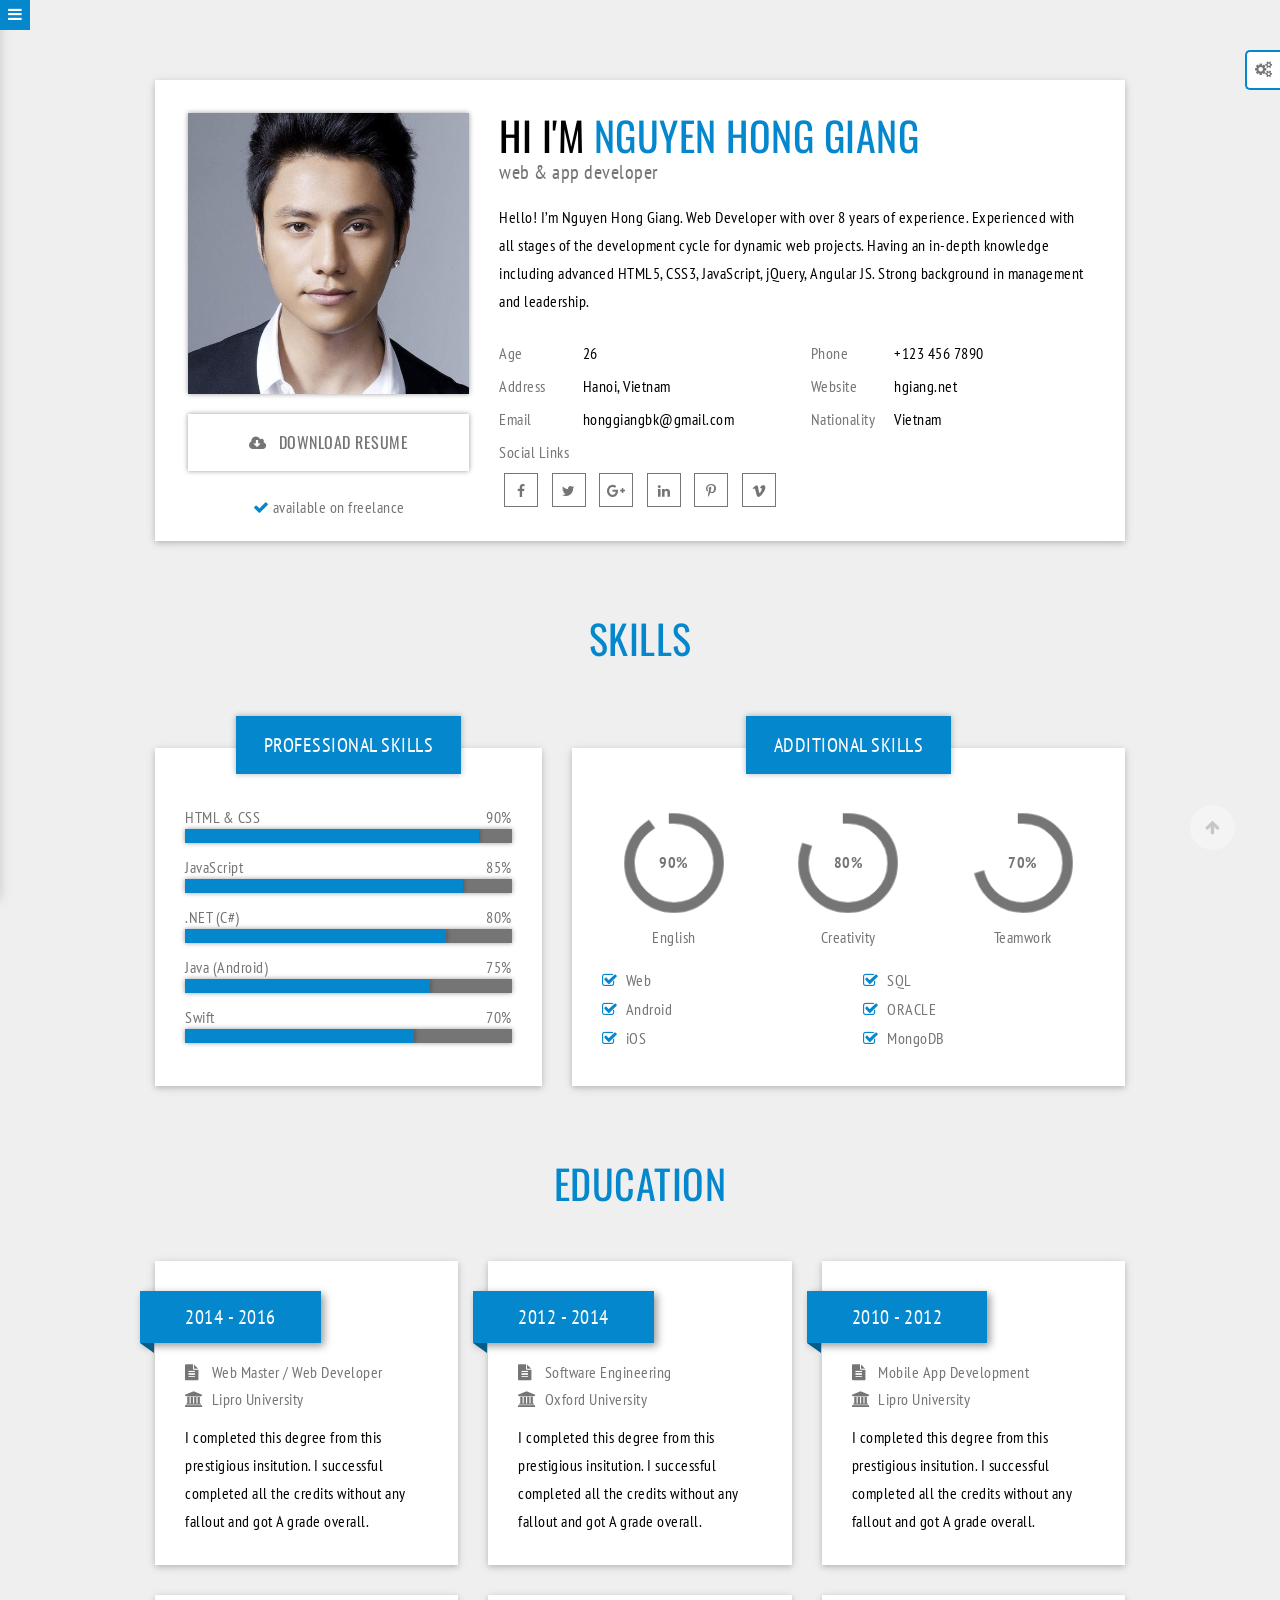
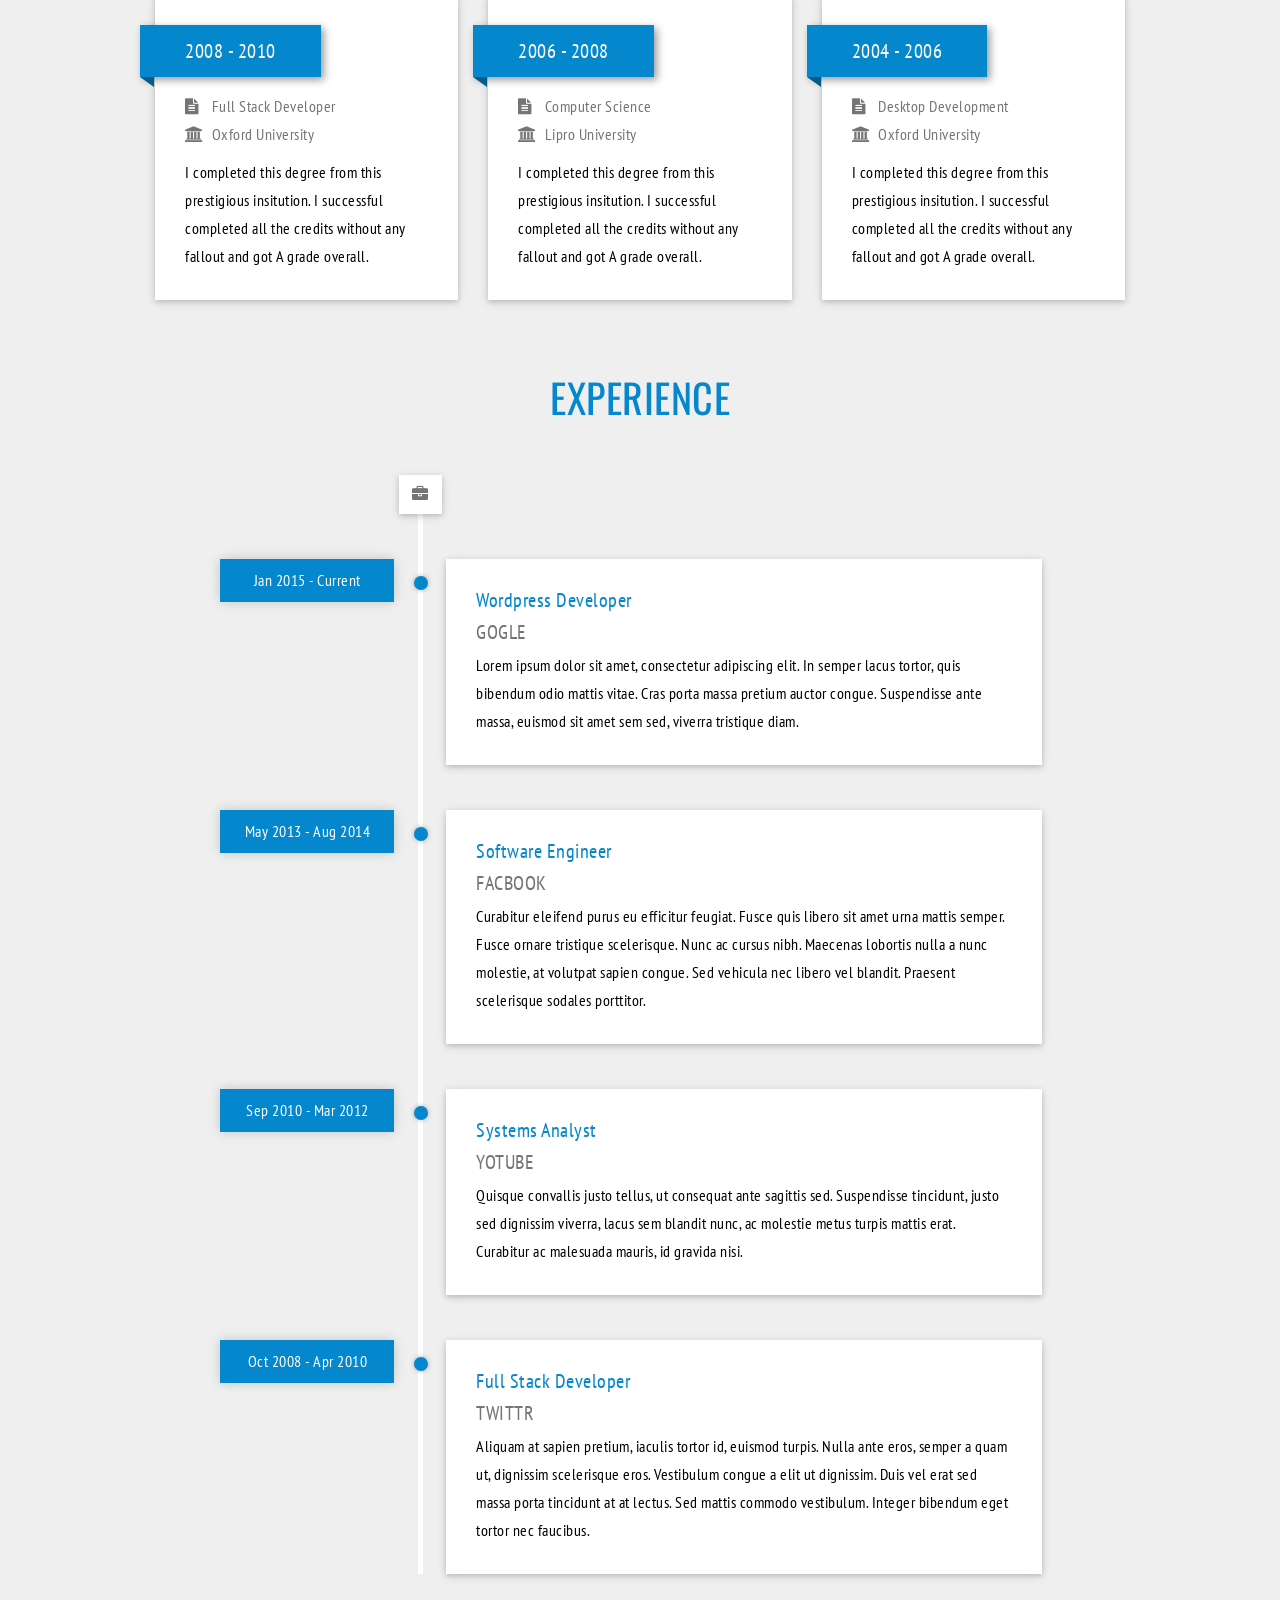
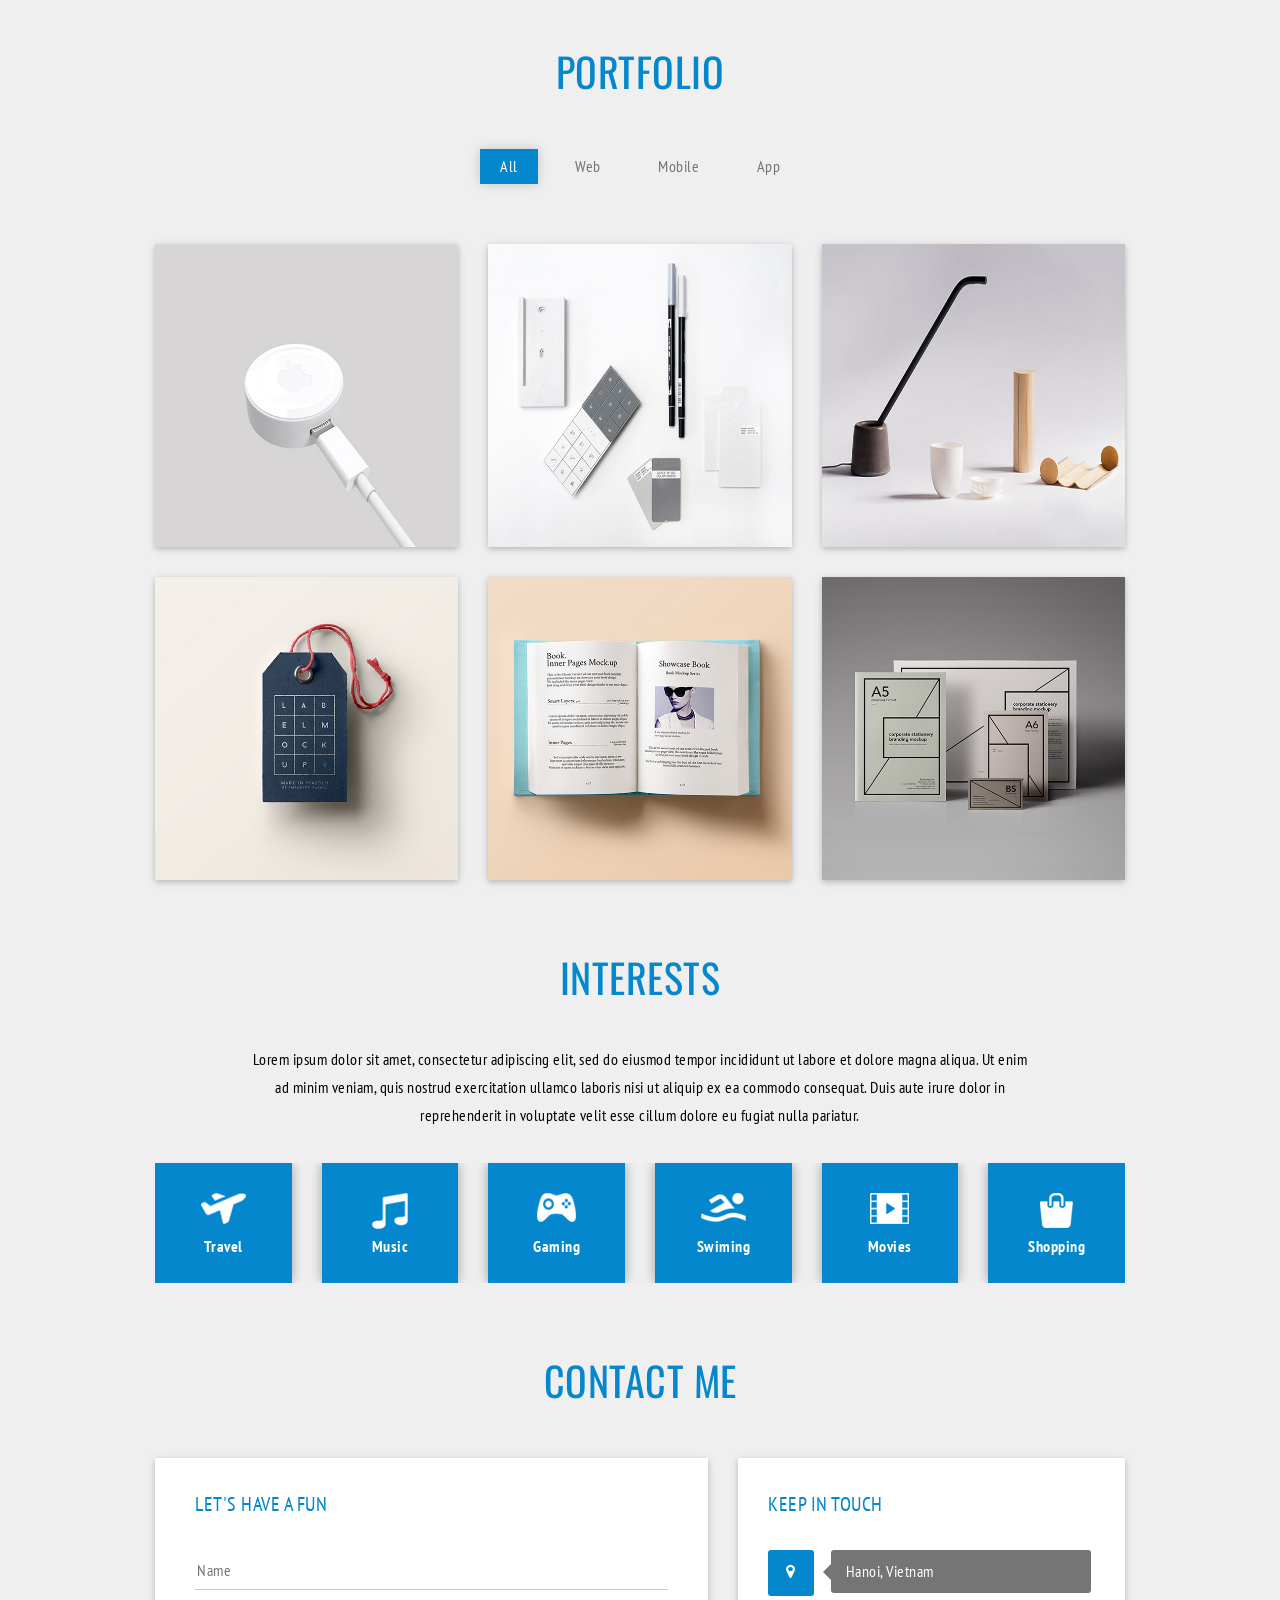
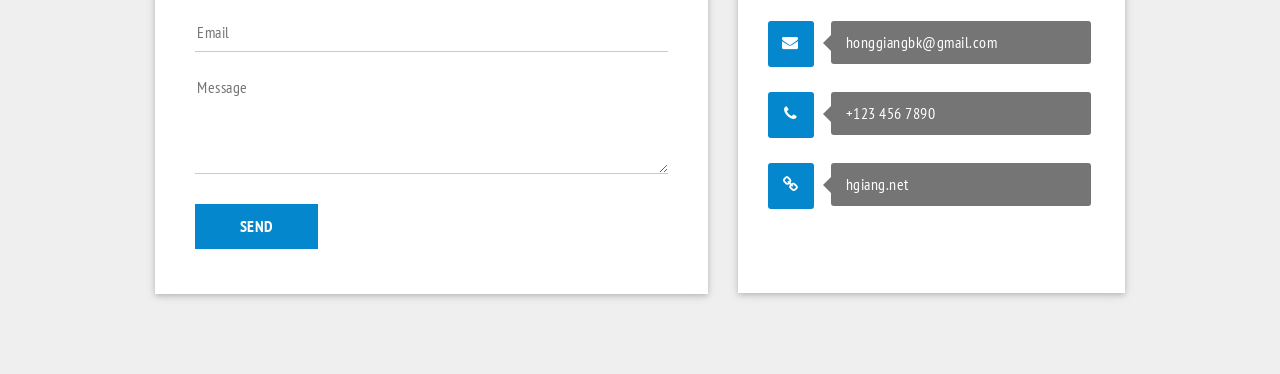
<file: index.html>
<!DOCTYPE html>
<html lang="en">
	<meta http-equiv="content-type" content="text/html;charset=UTF-8" />
<head>
		<!-- Meta -->
		<meta charset="UTF-8" />
        <meta http-equiv="X-UA-Compatible" content="IE=edge">
        <meta name="viewport" content="width=device-width, initial-scale=1">
        <meta name="description" content="Nguyen Hong Giang - CV/Resume">
        <meta name="keywords" content="cv, resume, portfolio, creative, modern">
        <meta name="author" content="Hamza Gourram">
		<!-- Page Title -->
		<title>Nguyen Hong Giang - CV/Resume</title>
		<!-- Styles -->
		<link rel="stylesheet" href="css/bootstrap.css">
		<link rel="stylesheet" href="css/font-awesome.min.css">
		<link rel="stylesheet" href="css/tootik.css">
		<link rel="stylesheet" href="css/magnific-popup.css">
		<link rel="stylesheet" href="css/swiper.css">
		<link rel="stylesheet" href="css/animate.css">
		<link rel="stylesheet" href="css/style.css">
		<!-- Light & Dark Color -->
		<link rel="stylesheet" id="light-dark" href="css/colors/light.css">
		<!-- Theme Color -->
		<link rel="stylesheet" id="colors" href="css/colors/color1.css">
		<!-- Responsive style -->
		<link rel="stylesheet" href="css/responsive.css">
		<!-- Favicon -->
		<link rel="shortcut icon" type="image/ico" href="images/favicon.ico">
		<!-- Google Fonts -->
		<link rel="stylesheet" href="https://fonts.googleapis.com/css?family=Oswald:300,400,700|PT+Sans+Narrow:400,700">
	</head>
	<body>

		<div class="content">
			<!-- #LOADER# --> <!-- other loader : http://tobiasahlin.com/spinkit/ -->
			<div class="loading-overlay">
				<div class="spinner">
				  <div class="rect1"></div>
				  <div class="rect2"></div>
				  <div class="rect3"></div>
				  <div class="rect4"></div>
				  <div class="rect5"></div>
				</div>
			</div>
			
			<!-- #MENU# -->
			<div class="menu">
				<h2 class="logo">HG</h2>
				<div class="menu-content">
					<ul>
						<li><a class="active" href="#" data-value="about">ABOUT</a></li>
						<li><a href="#" data-value="skills">SKILLS</a></li>
						<li><a href="#" data-value="education">EDUCATION</a></li>
						<li><a href="#" data-value="experience">EXPERIENCE</a></li>
						<li><a href="#" data-value="portfolio">PORTFOLIO</a></li>
						<li><a href="#" data-value="interests">INTERESTS</a></li>
						<li><a href="#" data-value="contact-us">CONTACT ME</a></li>
					</ul>
				</div>
				<div class="open-menu">
					<i class="fa fa-bars"></i>
				</div>
			</div>
			<!-- #THEME-OPTION# --> <!-- other colors : http://colorhunt.co/ -->
			<div class="theme-option">
				<div class="change-theme">
					<div class="light-dark-theme">
						<ul>
							<li class="light">
								<h4>Light</h4>
								<span data-value="css/colors/light.css"><i class="fa fa-check"></i></span>
							</li>
							<li class="dark">
								<h4>Dark</h4>
								<span data-value="css/colors/dark.css"><i class="fa fa-check"></i></span>
							</li>
						</ul>
					</div>
					<div class="colors-theme">
						<h4>12 awesome colors</h4>
						<ul>
							<li class="color1"><span data-value="css/colors/color1.css"><i class="fa fa-check"></i></span></li>
							<li class="color2"><span data-value="css/colors/color2.css"><i class="fa fa-check"></i></span></li>
							<li class="color3"><span data-value="css/colors/color3.css"><i class="fa fa-check"></i></span></li>
							<li class="color4"><span data-value="css/colors/color4.css"><i class="fa fa-check"></i></span></li>
						</ul>
						<ul>
							<li class="color5"><span data-value="css/colors/color5.css"><i class="fa fa-check"></i></span></li>
							<li class="color6"><span data-value="css/colors/color6.css"><i class="fa fa-check"></i></span></li>
							<li class="color7"><span data-value="css/colors/color7.css"><i class="fa fa-check"></i></span></li>
							<li class="color8"><span data-value="css/colors/color8.css"><i class="fa fa-check"></i></span></li>
						</ul>
						<ul>
							<li class="color9"><span data-value="css/colors/color9.css"><i class="fa fa-check"></i></span></li>
							<li class="color10"><span data-value="css/colors/color10.css"><i class="fa fa-check"></i></span></li>
							<li class="color11"><span data-value="css/colors/color11.css"><i class="fa fa-check"></i></span></li>
							<li class="color12"><span data-value="css/colors/color12.css"><i class="fa fa-check"></i></span></li>
						</ul>
					</div>
				</div>
				<div class="open-theme">
					<i class="fa fa-cogs"></i>
				</div>
			</div>
			<!-- #SCROLL-TOP# -->
			<div class="scroll-top" data-tootik="TOP" data-tootik-conf="invert no-arrow no-fading">
				<i class="fa fa-arrow-up"></i>
			</div>
			<!-- #CONTAINER# -->
			<div class="container">
				<!-- #ABOUT# -->
				<section id="about" class="section section-about wow fadeInUp">
					<div class="profile">
						<div class="row">
							<div class="col-sm-4">
								<div class="photo-profile">
									<img src="images/me.jpg" alt="Robert Smith">
								</div>
								<a href="cv/cv-1.pdf" target="cv">
									<div class="download-resume">
										<i class="fa fa-cloud-download" aria-hidden="true"></i>
										<span class="text-download">DOWNLOAD RESUME</span>
									</div>
								</a>
								<div class="available">
									<i class="fa fa-check" aria-hidden="true"></i>
									<span class="text-available">available on freelance</span>
								</div>
							</div>
							<div class="col-sm-8">
								<div class="info-profile">
									<h2><span>HI I'M</span> NGUYEN HONG GIANG</h2>
									<h3>web & app developer</h3>
									<p>Hello! I’m Nguyen Hong Giang. Web Developer with over 8 years of experience.
									Experienced with all stages of the development cycle for dynamic web projects.
									Having an in-depth knowledge including advanced HTML5, CSS3, JavaScript, jQuery, Angular JS. Strong background in management and leadership.</p>
									<div class="row">
										<div class="col-sm-6">
											<ul class="ul-info">
												<li class="li-info">
													<span class="title-info">Age</span>
													<span class="info">26</span>
												</li>
												<li class="li-info">
													<span class="title-info">Address</span>
													<span class="info">Hanoi, Vietnam</span>
												</li>
												<li class="li-info">
													<span class="title-info">Email</span>
													<span class="info">honggiangbk@gmail.com</span>
												</li>
											</ul>
										</div>
										<div class="col-sm-6">
											<ul class="ul-info">
												<li class="li-info">
													<span class="title-info">Phone</span>
													<span class="info">+123 456 7890</span>
												</li>
												<li class="li-info">
													<span class="title-info">Website</span>
													<span class="info">hgiang.net</span>
												</li>
												<li class="li-info">
													<span class="title-info">Nationality</span>
													<span class="info">Vietnam</span>
												</li>
											</ul>
										</div>
										<div class="col-sm-12">
											<span class="title-links">Social Links</span>
											<ul class="ul-social-links">
												<li class="li-social-links">
													<a href="https://facebook.com/hgiang789" data-tootik="Facebook" data-tootik-conf="square"><i class="fa fa-facebook" aria-hidden="true"></i></a>
												</li>
												<li class="li-social-links">
													<a href="#" data-tootik="Twitter" data-tootik-conf="square"><i class="fa fa-twitter" aria-hidden="true"></i></a>
												</li>
												<li class="li-social-links">
													<a href="#" data-tootik="Google Plus" data-tootik-conf="square"><i class="fa fa-google-plus" aria-hidden="true"></i></a>
												</li>
												<li class="li-social-links">
													<a href="#" data-tootik="Linkedin" data-tootik-conf="square"><i class="fa fa-linkedin" aria-hidden="true"></i></a>
												</li>
												<li class="li-social-links">
													<a href="#" data-tootik="Pinterest" data-tootik-conf="square"><i class="fa fa-pinterest-p" aria-hidden="true"></i></a>
												</li>
												<li class="li-social-links">
													<a href="#" data-tootik="Vimeo" data-tootik-conf="square"><i class="fa fa-vimeo" aria-hidden="true"></i></a>
												</li>
											</ul>
										</div>
									</div>
								</div>
							</div>
						</div>
					</div>
				</section>
				<!-- #SKILLS# -->
				<section id="skills" class="section section-skills wow fadeInUp" data-wow-offset="40">
					<div class="header-section">
						<h2 class="h2-section">SKILLS</h2>
					</div>
					<div class="row">
						<div class="col-md-5">
							<div class="professional-skills">
								<div class="title-skills">
									<h3>PROFESSIONAL SKILLS</h3>
								</div>
								<!-- single skill -->
								<div class="skill">
									<div class="title-progress">
										<span class="skill-name">HTML & CSS</span>
										<span class="skill-value">90%</span>
									</div>
									<div class="progress">
									 	<div class="progress-bar progress1" role="progressbar" aria-valuenow="60" aria-valuemin="0" aria-valuemax="100" style="width: 90%;">
									    </div>
									</div>
								</div>
								<!-- / single skill -->
								<!-- single skill -->
								<div class="skill">
									<div class="title-progress">
										<span class="skill-name">JavaScript</span>
										<span class="skill-value">85%</span>
									</div>
									<div class="progress">
									 	<div class="progress-bar progress3" role="progressbar" aria-valuenow="60" aria-valuemin="0" aria-valuemax="100" style="width: 85%;">
									    </div>
									</div>
								</div>
								<!-- / single skill -->
								<!-- single skill -->
								<div class="skill">
									<div class="title-progress">
										<span class="skill-name">.NET (C#)</span>
										<span class="skill-value">80%</span>
									</div>
									<div class="progress">
									 	<div class="progress-bar progress4" role="progressbar" aria-valuenow="60" aria-valuemin="0" aria-valuemax="100" style="width: 80%;">
									    </div>
									</div>
								</div>
								<!-- / single skill -->
								<!-- single skill -->
								<div class="skill">
									<div class="title-progress">
										<span class="skill-name">Java (Android)</span>
										<span class="skill-value">75%</span>
									</div>
									<div class="progress">
									 	<div class="progress-bar progress2" role="progressbar" aria-valuenow="60" aria-valuemin="0" aria-valuemax="100" style="width: 75%;">
									    </div>
									</div>
								</div>
								<!-- / single skill -->
								<!-- single skill -->
								<div class="skill">
									<div class="title-progress">
										<span class="skill-name">Swift</span>
										<span class="skill-value">70%</span>
									</div>
									<div class="progress">
									 	<div class="progress-bar progress2" role="progressbar" aria-valuenow="60" aria-valuemin="0" aria-valuemax="100" style="width: 70%;">
									    </div>
									</div>
								</div>
								<!-- / single skill -->
							</div>
						</div>
						<div class="col-md-7">
							<div class="additional-skills">
								<div class="title-skills">
									<h3>ADDITIONAL SKILLS</h3>
								</div>
								<div class="circle-progress">
									<div class="row">
										<!-- single circle skill -->
										<div class="col-sm-4">
											<div class="circle">
												<div class="chart-percentage">
													<span>90%</span>
												</div>
												<div class="chart" data-percent="90">
													<!-- canvas -->
												</div>
												<div class="name-circle">
													<span>English</span>
												</div>
											</div>
										</div>
										<!-- / single circle skill -->
										<!-- single circle skill -->
										<div class="col-sm-4">
											<div class="circle">
												<div class="chart-percentage">
													<span>80%</span>
												</div>
												<div class="chart" data-percent="80">
													<!-- canvas -->
												</div>
												<div class="name-circle">
													<span>Creativity</span>
												</div>
											</div>
										</div>
										<!-- / single circle skill -->
										<!-- single circle skill -->
										<div class="col-sm-4">
											<div class="circle">
												<div class="chart-percentage">
													<span>70%</span>
												</div>
												<div class="chart" data-percent="70">
													<!-- canvas -->
												</div>
												<div class="name-circle">
													<span>Teamwork</span>
												</div>
											</div>
										</div>
										<!-- / single circle skill -->
									</div>
								</div>
								<div class="other-skills">
									<div class="row">
										<div class="col-sm-6">
											<div class="other">
												<!-- single other skill -->
												<div class="skill">
													<i class="fa fa-check-square-o" aria-hidden="true"></i>
													<span>Web</span>
												</div>
												<!-- / single other skill -->
												<!-- single other skill -->
												<div class="skill">
													<i class="fa fa-check-square-o" aria-hidden="true"></i>
													<span>Android</span>
												</div>
												<!-- / single other skill -->
												<!-- single other skill -->
												<div class="skill">
													<i class="fa fa-check-square-o" aria-hidden="true"></i>
													<span>iOS</span>
												</div>
												<!-- / single other skill -->
											</div>
										</div>
										<div class="col-sm-6">
											<div class="other">
												<!-- single other skill -->
												<div class="skill">
													<i class="fa fa-check-square-o" aria-hidden="true"></i>
													<span>SQL</span>
												</div>
												<!-- / single other skill -->
												<!-- single other skill -->
												<div class="skill">
													<i class="fa fa-check-square-o" aria-hidden="true"></i>
													<span>ORACLE</span>
												</div>
												<!-- / single other skill -->
												<!-- single other skill -->
												<div class="skill">
													<i class="fa fa-check-square-o" aria-hidden="true"></i>
													<span>MongoDB</span>
												</div>
												<!-- / single other skill -->
											</div>
										</div>
									</div>
								</div>
							</div>
						</div>
					</div>
				</section>
				<!-- #EDUCATION# -->
				<section id="education" class="section section-education wow fadeInUp" data-wow-offset="40">
					<div class="header-section">
						<h2 class="h2-section">EDUCATION</h2>
					</div>
					<div class="row">
						<!-- single education -->
						<div class="col-sm-4">
							<div class="education-content">
				            	<div class="period">
				            		<h3>2014 - 2016</h3>
				            	</div>
				            	<ul class="ul-education">
				            		<li class="li-specialty">
				            			<div class="specialty">
						            		<span class="education-icon"><i class="fa fa-file-text"></i></span>
						            		<span class="specialty-name">Web Master / Web Developer</span>
						            	</div>
				            		</li>
				            		<li class="li-university">
				            			<div class="university">
						            		<span class="education-icon"><i class="fa fa-university"></i></span>
						            		<span class="university-name">Lipro University</span>
						            	</div>
				            		</li>
				            	</ul>
				            	<p class="prg-education">I completed this degree from this prestigious insitution. I successful completed all the credits without any fallout and got A grade overall.</p>
				            </div>
						</div>
						<!-- / single education -->
						<!-- single education -->
						<div class="col-sm-4">
							<div class="education-content">
				            	<div class="period">
				            		<h3>2012 - 2014</h3>
				            	</div>
				            	<ul class="ul-education">
				            		<li class="li-specialty">
				            			<div class="specialty">
						            		<span class="education-icon"><i class="fa fa-file-text"></i></span>
						            		<span class="specialty-name">Software Engineering</span>
						            	</div>
				            		</li>
				            		<li class="li-university">
				            			<div class="university">
						            		<span class="education-icon"><i class="fa fa-university"></i></span>
						            		<span class="university-name">Oxford University</span>
						            	</div>
				            		</li>
				            	</ul>
				            	<p class="prg-education">I completed this degree from this prestigious insitution. I successful completed all the credits without any fallout and got A grade overall.</p>
				            </div>
						</div>
						<!-- / single education -->
						<!-- single education -->
						<div class="col-sm-4">
							<div class="education-content">
				            	<div class="period">
				            		<h3>2010 - 2012</h3>
				            	</div>
				            	<ul class="ul-education">
				            		<li class="li-specialty">
				            			<div class="specialty">
						            		<span class="education-icon"><i class="fa fa-file-text"></i></span>
						            		<span class="specialty-name">Mobile App Development</span>
						            	</div>
				            		</li>
				            		<li class="li-university">
				            			<div class="university">
						            		<span class="education-icon"><i class="fa fa-university"></i></span>
						            		<span class="university-name">Lipro University</span>
						            	</div>
				            		</li>
				            	</ul>
				            	<p class="prg-education">I completed this degree from this prestigious insitution. I successful completed all the credits without any fallout and got A grade overall.</p>
				            </div>
						</div>
						<!-- / single education -->
						<div class="clearfix"></div>
						<!-- single education -->
						<div class="col-sm-4">
							<div class="education-content">
				            	<div class="period">
				            		<h3>2008 - 2010</h3>
				            	</div>
				            	<ul class="ul-education">
				            		<li class="li-specialty">
				            			<div class="specialty">
						            		<span class="education-icon"><i class="fa fa-file-text"></i></span>
						            		<span class="specialty-name">Full Stack Developer</span>
						            	</div>
				            		</li>
				            		<li class="li-university">
				            			<div class="university">
						            		<span class="education-icon"><i class="fa fa-university"></i></span>
						            		<span class="university-name">Oxford University</span>
						            	</div>
				            		</li>
				            	</ul>
				            	<p class="prg-education">I completed this degree from this prestigious insitution. I successful completed all the credits without any fallout and got A grade overall.</p>
				            </div>
						</div>
						<!-- / single education -->
						<!-- single education -->
						<div class="col-sm-4">
							<div class="education-content">
				            	<div class="period">
				            		<h3>2006 - 2008</h3>
				            	</div>
				            	<ul class="ul-education">
				            		<li class="li-specialty">
				            			<div class="specialty">
						            		<span class="education-icon"><i class="fa fa-file-text"></i></span>
						            		<span class="specialty-name">Computer Science</span>
						            	</div>
				            		</li>
				            		<li class="li-university">
				            			<div class="university">
						            		<span class="education-icon"><i class="fa fa-university"></i></span>
						            		<span class="university-name">Lipro University</span>
						            	</div>
				            		</li>
				            	</ul>
				            	<p class="prg-education">I completed this degree from this prestigious insitution. I successful completed all the credits without any fallout and got A grade overall.</p>
				            </div>
						</div>
						<!-- / single education -->
						<!-- single education -->
						<div class="col-sm-4">
							<div class="education-content">
				            	<div class="period">
				            		<h3>2004 - 2006</h3>
				            	</div>
				            	<ul class="ul-education">
				            		<li class="li-specialty">
				            			<div class="specialty">
						            		<span class="education-icon"><i class="fa fa-file-text"></i></span>
						            		<span class="specialty-name">Desktop Development</span>
						            	</div>
				            		</li>
				            		<li class="li-university">
				            			<div class="university">
						            		<span class="education-icon"><i class="fa fa-university"></i></span>
						            		<span class="university-name">Oxford University</span>
						            	</div>
				            		</li>
				            	</ul>
				            	<p class="prg-education">I completed this degree from this prestigious insitution. I successful completed all the credits without any fallout and got A grade overall.</p>
				            </div>
						</div>
						<!-- / single education -->
						<div class="clearfix"></div>
					</div>
				</section>
				<!-- #EXPERIENCE# -->
				<section id="experience" class="section section-experience wow fadeInUp" data-wow-offset="40">
					<div class="header-section">
						<h2 class="h2-section">EXPERIENCE</h2>
					</div>
					<div class="row">
						<div class="col-md-10 col-md-offset-1">
							<span class="icon-experience">
								<i class="fa fa-briefcase"></i>
							</span>
							<div class="all-experience">
								<!-- single experience -->
								<div class="experience-content">
									<span class="period-experience">Jan 2015 - Current</span>
									<h3 class="specialty-name">Wordpress Developer</h3>
									<h3 class="company-name">GOGLE</h3>
									<p class="prg-experience">Lorem ipsum dolor sit amet, consectetur adipiscing elit. In semper lacus tortor, quis bibendum odio mattis vitae. Cras porta massa pretium auctor congue. Suspendisse ante massa, euismod sit amet sem sed, viverra tristique diam.</p>
								</div>
								<!-- / single experience -->
								<!-- single experience -->
								<div class="experience-content">
									<span class="period-experience">May 2013 - Aug 2014</span>
									<h3 class="specialty-name">Software Engineer</h3>
									<h3 class="company-name">FACBOOK</h3>
									<p class="prg-experience">Curabitur eleifend purus eu efficitur feugiat. Fusce quis libero sit amet urna mattis semper. Fusce ornare tristique scelerisque. Nunc ac cursus nibh. Maecenas lobortis nulla a nunc molestie, at volutpat sapien congue. Sed vehicula nec libero vel blandit. Praesent scelerisque sodales porttitor.</p>
								</div>
								<!-- / single experience -->
								<!-- single experience -->
								<div class="experience-content">
									<span class="period-experience">Sep 2010 - Mar 2012</span>
									<h3 class="specialty-name">Systems Analyst</h3>
									<h3 class="company-name">YOTUBE</h3>
									<p class="prg-experience">Quisque convallis justo tellus, ut consequat ante sagittis sed. Suspendisse tincidunt, justo sed dignissim viverra, lacus sem blandit nunc, ac molestie metus turpis mattis erat. Curabitur ac malesuada mauris, id gravida nisi.</p>
								</div>
								<!-- / single experience -->
								<!-- single experience -->
								<div class="experience-content">
									<span class="period-experience">Oct 2008 - Apr 2010</span>
									<h3 class="specialty-name">Full Stack Developer</h3>
									<h3 class="company-name">TWITTR</h3>
									<p class="prg-experience">Aliquam at sapien pretium, iaculis tortor id, euismod turpis. Nulla ante eros, semper a quam ut, dignissim scelerisque eros. Vestibulum congue a elit ut dignissim. Duis vel erat sed massa porta tincidunt at at lectus. Sed mattis commodo vestibulum. Integer bibendum eget tortor nec faucibus.</p>
								</div>
								<!-- / single experience -->
							</div>
						</div>
					</div>
				</section>
				<!-- #PORTFOLIO# -->
				<section id="portfolio" class="section section-portfolio wow fadeInUp" data-wow-offset="40">
					<div class="header-section">
						<h2 class="h2-section">PORTFOLIO</h2>
					</div>
					<div class="filter-portfolio">
						<ul>
							<li class="active filter" data-filter="all">All</li>
							<li class="filter" data-filter=".term1">Web</li>
							<li class="filter" data-filter=".term2">Mobile</li>
							<li class="filter" data-filter=".term3">App</li>
						</ul>
					</div>
					<div class="row">
						<!-- single work -->
						<div class="col-sm-4">
							<div class="item-portfolio term3">
								<div class="item-overlay">
									<div class="item-content">
										<span class="icon-search">
											<a class="work-popup" href="images/portfolio/item1.jpg" data-group="1"><i class="fa fa-search" aria-hidden="true"></i></a>
										</span>
										<span class="icon-plus">
											<a href="#"><i class="fa fa-plus" aria-hidden="true"></i></a>
										</span>
										<h3>AWESOME TITLE PORTFOLIO</h3>
									</div>
								</div>
								<img src="images/portfolio/item1.jpg" alt="">
							</div>
						</div>
						<!-- / single work -->
						<!-- single work -->
						<div class="col-sm-4">
							<div class="item-portfolio term1">
								<div class="item-overlay">
									<div class="item-content">
										<span class="icon-search">
											<a class="work-popup" href="images/portfolio/item2.jpg" data-group="1"><i class="fa fa-search" aria-hidden="true"></i></a>
										</span>
										<span class="icon-plus">
											<a href="#"><i class="fa fa-plus" aria-hidden="true"></i></a>
										</span>
										<h3>AWESOME TITLE PORTFOLIO</h3>
									</div>
								</div>
								<img src="images/portfolio/item2.jpg" alt="">
							</div>
						</div>
						<!-- / single work -->
						<!-- single work -->
						<div class="col-sm-4">
							<div class="item-portfolio term2">
								<div class="item-overlay">
									<div class="item-content">
										<span class="icon-search">
											<a class="work-popup" href="images/portfolio/item3.jpg" data-group="1"><i class="fa fa-search" aria-hidden="true"></i></a>
										</span>
										<span class="icon-plus">
											<a href="#"><i class="fa fa-plus" aria-hidden="true"></i></a>
										</span>
										<h3>AWESOME TITLE PORTFOLIO</h3>
									</div>
								</div>
								<img src="images/portfolio/item3.jpg" alt="">
							</div>
						</div>
						<!-- / single work -->
						<div class="clearfix"></div>
						<!-- single work -->
						<div class="col-sm-4">
							<div class="item-portfolio term2">
								<div class="item-overlay">
									<div class="item-content">
										<span class="icon-search">
											<a class="work-popup" href="images/portfolio/item4.jpg" data-group="1"><i class="fa fa-search" aria-hidden="true"></i></a>
										</span>
										<span class="icon-plus">
											<a href="#"><i class="fa fa-plus" aria-hidden="true"></i></a>
										</span>
										<h3>AWESOME TITLE PORTFOLIO</h3>
									</div>
								</div>
								<img src="images/portfolio/item4.jpg" alt="">
							</div>
						</div>
						<!-- / single work -->
						<!-- single work -->
						<div class="col-sm-4">
							<div class="item-portfolio term1">
								<div class="item-overlay">
									<div class="item-content">
										<span class="icon-search">
											<a class="work-popup" href="images/portfolio/item5.jpg" data-group="1"><i class="fa fa-search" aria-hidden="true"></i></a>
										</span>
										<span class="icon-plus">
											<a href="#"><i class="fa fa-plus" aria-hidden="true"></i></a>
										</span>
										<h3>AWESOME TITLE PORTFOLIO</h3>
									</div>
								</div>
								<img src="images/portfolio/item5.jpg" alt="">
							</div>
						</div>
						<!-- / single work -->
						<!-- single work -->
						<div class="col-sm-4">
							<div class="item-portfolio term3">
								<div class="item-overlay">
									<div class="item-content">
										<span class="icon-search">
											<a class="work-popup" href="images/portfolio/item6.jpg" data-group="1"><i class="fa fa-search" aria-hidden="true"></i></a>
										</span>
										<span class="icon-plus">
											<a href="#"><i class="fa fa-plus" aria-hidden="true"></i></a>
										</span>
										<h3>AWESOME TITLE PORTFOLIO</h3>
									</div>
								</div>
								<img src="images/portfolio/item6.jpg" alt="">
							</div>
						</div>
						<!-- / single work -->
						<div class="clearfix"></div>
					</div>
				</section>
				<!-- #INTERESTS# -->
				<section id="interests" class="section section-interests wow fadeInUp" data-wow-offset="40">
					<div class="header-section">
						<h2 class="h2-section">INTERESTS</h2>
					</div>
					<div class="text-interests">
						<p>Lorem ipsum dolor sit amet, consectetur adipiscing elit, sed do eiusmod tempor incididunt ut labore et dolore magna aliqua. Ut enim ad minim veniam, quis nostrud exercitation ullamco laboris nisi ut aliquip ex ea commodo consequat. Duis aute irure dolor in reprehenderit in voluptate velit esse cillum dolore eu fugiat nulla pariatur.</p>
					</div>
					<!-- more icons for interests : https://www.iconfinder.com/ -->
				    <div class="swiper-container">
				        <div class="swiper-wrapper">
				            <div class="swiper-slide">
				            	<div>
				            		<img src="images/interests/travel_icon.png" alt="Travel">
				            	</div>
				            	<h4>Travel</h4>
				            </div>
				            <div class="swiper-slide">
				            	<div>
				            		<img src="images/interests/music_icon.png" alt="Music">
				            	</div>
				            	<h4>Music</h4>
				            </div>
				            <div class="swiper-slide">
				            	<div>
				            		<img src="images/interests/gaming_icon.png" alt="Gaming">
				            	</div>
				            	<h4>Gaming</h4>
				            </div>
				            <div class="swiper-slide">
				            	<div>
				            		<img src="images/interests/swiming_icon.png" alt="Swiming">
				            	</div>
				            	<h4>Swiming</h4>
				            </div>
				            <div class="swiper-slide">
				            	<div>
				            		<img src="images/interests/movies_icon.png" alt="Movies">
				            	</div>
				            	<h4>Movies</h4>
				            </div>
				            <div class="swiper-slide">
				            	<div>
				            		<img src="images/interests/shopping_icon.png" alt="Shopping">
				            	</div>
				            	<h4>Shopping</h4>
				            </div>
				            <div class="swiper-slide">
				            	<div>
				            		<img src="images/interests/bicycling_icon.png" alt="Bicycling">
				            	</div>
				            	<h4>Bicycling</h4>
				            </div>
				            <div class="swiper-slide">
				            	<div>
				            		<img src="images/interests/cooking_icon.png" alt="Cooking">
				            	</div>
				            	<h4>Cooking</h4>
				            </div>
				        </div>
				    </div>
				</section>
				<!-- #CONTACT_US# -->
				<section id="contact-us" class="section section-contact-us wow fadeInUp" data-wow-offset="40">
					<div class="header-section">
						<h2 class="h2-section">CONTACT ME</h2>
					</div>
					<div class="row">
						<div class="col-sm-7">
							<div class="form-content">
								<h3>LET'S HAVE A FUN</h3>
								<form id="contactForm" data-toggle="validator">
									<input type="text" id="name" placeholder="Name" required>
									<input type="email" id="email" placeholder="Email" required>
									<textarea id="message" placeholder="Message" required></textarea>
									<input type="submit" id="form-submit" value="SEND">
									<div id="msgSubmit" class="h3 text-center hidden"></div>
            						<div class="clearfix"></div>
								</form>
							</div>
						</div>
						<div class="col-sm-5">
							<div class="info-content">
								<h3>KEEP IN TOUCH</h3>
								<div class="address">
									<span class="info-icon"><i class="fa fa-map-marker"></i></span>
									<span class="info-text">Hanoi, Vietnam</span>
								</div>
								<div class="email">
									<span class="info-icon"><i class="fa fa-envelope"></i></span>
									<span class="info-text">honggiangbk@gmail.com</span>
								</div>
								<div class="telephone">
									<span class="info-icon"><i class="fa fa-phone"></i></span>
									<span class="info-text">+123 456 7890</span>
								</div>
								<div class="website">
									<span class="info-icon"><i class="fa fa-link"></i></span>
									<span class="info-text">hgiang.net</span>
								</div>
							</div>
						</div>
					</div>
				</section>
			</div>
		</div>

		<!-- #JQUERY-PLUGINS# -->
		<script src="js/jquery.min.js"></script>
		<script src="js/bootstrap.min.js"></script>
		<script src="js/jquery.magnific-popup.min.js"></script>
		<script src="js/swiper.min.js"></script>
		<script src="js/jquery.easypiechart.min.js"></script>
		<script src="js/wow.min.js"></script>
		<script src="js/validator.min.js"></script>
    	<script src="js/form-scripts.js"></script>
		<script src="js/script.js"></script>
		<script>
		/**** EasyPieChart Circle Progress ****/
		$(function() {
			//circle progress additional skills
		    $('.chart').easyPieChart({
		        barColor: '#757575',
		        trackColor: 'rgba(255,255,255,0)',
		        scaleColor: 'rgba(255,255,255,0)',
		        lineWidth: '10',
		        lineCap: 'square'
		    });
		});
		</script>

	</body>
</html>
</file>
<file: css/tootik.css>
[data-tootik] {
  position: relative;
}

[data-tootik]:after {
  border-radius: 7px;
  bottom: 100%;
  box-sizing: border-box;
  color: #ffffff;
  content: attr(data-tootik);
  font-family: "Century Gothic", AppleGothic, "CenturyGothic", sans-serif;
  font-size: 13px;
  font-style: normal;
  left: 50%;
  line-height: 14px;
  max-width: 320px;
  opacity: 0;
  overflow: hidden;
  padding: 6px 6px 5px 6px;
  pointer-events: none;
  position: absolute;
  text-align: center;
  text-overflow: ellipsis;
  -webkit-transform: translate(-50%, 12px);
          transform: translate(-50%, 12px);
  -webkit-transition: opacity 0.3s cubic-bezier(0.73, 0.01, 0, 1), -webkit-transform 0.3s cubic-bezier(0.73, 0.01, 0, 1);
  transition: opacity 0.3s cubic-bezier(0.73, 0.01, 0, 1), -webkit-transform 0.3s cubic-bezier(0.73, 0.01, 0, 1);
  transition: opacity 0.3s cubic-bezier(0.73, 0.01, 0, 1), transform 0.3s cubic-bezier(0.73, 0.01, 0, 1);
  transition: opacity 0.3s cubic-bezier(0.73, 0.01, 0, 1), transform 0.3s cubic-bezier(0.73, 0.01, 0, 1), -webkit-transform 0.3s cubic-bezier(0.73, 0.01, 0, 1);
  white-space: nowrap;
  z-index: 100000;
  -webkit-backface-visibility: hidden;
  backface-visibility: hidden;
}

[data-tootik]:before {
  border-style: solid;
  border-top-width: 4px;
  border-right-width: 4px;
  border-bottom-width: 4px;
  border-left-width: 4px;
  border-bottom-width: 0;
  content: '';
  height: 0;
  left: 50%;
  opacity: 0;
  position: absolute;
  top: -2px;
  -webkit-transform: translate(-50%, calc(-50% - 6px));
          transform: translate(-50%, calc(-50% - 6px));
  -webkit-transition: opacity 0.1s cubic-bezier(0.73, 0.01, 0, 1) 0s, -webkit-transform 0.6s cubic-bezier(0.73, 0.01, 0, 1) 0s;
  transition: opacity 0.1s cubic-bezier(0.73, 0.01, 0, 1) 0s, -webkit-transform 0.6s cubic-bezier(0.73, 0.01, 0, 1) 0s;
  transition: opacity 0.1s cubic-bezier(0.73, 0.01, 0, 1) 0s, transform 0.6s cubic-bezier(0.73, 0.01, 0, 1) 0s;
  transition: opacity 0.1s cubic-bezier(0.73, 0.01, 0, 1) 0s, transform 0.6s cubic-bezier(0.73, 0.01, 0, 1) 0s, -webkit-transform 0.6s cubic-bezier(0.73, 0.01, 0, 1) 0s;
  width: 0;
  z-index: 110000;
  -webkit-backface-visibility: hidden;
  backface-visibility: hidden;
}

[data-tootik]:after {
  background: #000000;
}

[data-tootik]:before {
  border-top-color: #000000;
  border-right-color: transparent;
  border-bottom-color: transparent;
  border-left-color: transparent;
}

[data-tootik][data-tootik-conf*='right']:before {
  border-top-color: transparent;
  border-right-color: #000000;
  border-bottom-color: transparent;
  border-left-color: transparent;
}

[data-tootik][data-tootik-conf*='bottom']:before {
  border-top-color: transparent;
  border-right-color: transparent;
  border-bottom-color: #000000;
  border-left-color: transparent;
}

[data-tootik][data-tootik-conf*='left']:before {
  border-top-color: transparent;
  border-right-color: transparent;
  border-bottom-color: transparent;
  border-left-color: #000000;
}

[data-tootik]:hover:before, [data-tootik]:hover:after, [data-tootik]:focus:before, [data-tootik]:focus:after {
  opacity: 1;
}

[data-tootik]:hover:before, [data-tootik]:focus:before {
  -webkit-transform: translate(-50%, calc(-50% - 2px));
          transform: translate(-50%, calc(-50% - 2px));
  -webkit-transition: opacity 0.1s cubic-bezier(0.73, 0.01, 0, 1) 0.1s, -webkit-transform 0.6s cubic-bezier(0.73, 0.01, 0, 1) 0.1s;
  transition: opacity 0.1s cubic-bezier(0.73, 0.01, 0, 1) 0.1s, -webkit-transform 0.6s cubic-bezier(0.73, 0.01, 0, 1) 0.1s;
  transition: opacity 0.1s cubic-bezier(0.73, 0.01, 0, 1) 0.1s, transform 0.6s cubic-bezier(0.73, 0.01, 0, 1) 0.1s;
  transition: opacity 0.1s cubic-bezier(0.73, 0.01, 0, 1) 0.1s, transform 0.6s cubic-bezier(0.73, 0.01, 0, 1) 0.1s, -webkit-transform 0.6s cubic-bezier(0.73, 0.01, 0, 1) 0.1s;
}

[data-tootik]:hover:after, [data-tootik]:focus:after {
  -webkit-transform: translate(-50%, -6px);
          transform: translate(-50%, -6px);
}

[data-tootik][data-tootik-conf*='right']:before {
  border-style: solid;
  border-top-width: 4px;
  border-right-width: 4px;
  border-bottom-width: 4px;
  border-left-width: 4px;
  border-left-width: 0;
  left: auto;
  right: -6px;
  top: 50%;
  -webkit-transform: translate(calc(-50% + 7px), -50%);
          transform: translate(calc(-50% + 7px), -50%);
}

[data-tootik][data-tootik-conf*='right']:after {
  bottom: auto;
  left: 100%;
  top: 50%;
  -webkit-transform: translate(-12px, -50%);
          transform: translate(-12px, -50%);
}

[data-tootik][data-tootik-conf*='right']:hover:before, [data-tootik][data-tootik-conf*='right']:focus:before {
  -webkit-transform: translate(calc(-50% + 3px), -50%);
          transform: translate(calc(-50% + 3px), -50%);
}

[data-tootik][data-tootik-conf*='right']:hover:after, [data-tootik][data-tootik-conf*='right']:focus:after {
  -webkit-transform: translate(7px, -50%);
          transform: translate(7px, -50%);
}

[data-tootik][data-tootik-conf*='bottom']:before {
  border-style: solid;
  border-top-width: 4px;
  border-right-width: 4px;
  border-bottom-width: 4px;
  border-left-width: 4px;
  border-top-width: 0;
  bottom: -6px;
  left: 50%;
  top: auto;
  -webkit-transform: translate(-50%, calc(-50% + 6px));
          transform: translate(-50%, calc(-50% + 6px));
}

[data-tootik][data-tootik-conf*='bottom']:after {
  bottom: auto;
  left: 50%;
  top: 100%;
  -webkit-transform: translate(-50%, -12px);
          transform: translate(-50%, -12px);
}

[data-tootik][data-tootik-conf*='bottom']:hover:before, [data-tootik][data-tootik-conf*='bottom']:focus:before {
  -webkit-transform: translate(-50%, calc(-50% + 2px));
          transform: translate(-50%, calc(-50% + 2px));
}

[data-tootik][data-tootik-conf*='bottom']:hover:after, [data-tootik][data-tootik-conf*='bottom']:focus:after {
  -webkit-transform: translate(-50%, 6px);
          transform: translate(-50%, 6px);
}

[data-tootik][data-tootik-conf*='left']:before {
  border-style: solid;
  border-top-width: 4px;
  border-right-width: 4px;
  border-bottom-width: 4px;
  border-left-width: 4px;
  border-right-width: 0;
  height: 0;
  left: -2px;
  top: 50%;
  -webkit-transform: translate(calc(-50% - 8px), -50%);
          transform: translate(calc(-50% - 8px), -50%);
  width: 0;
}

[data-tootik][data-tootik-conf*='left']:after {
  bottom: auto;
  left: auto;
  right: 100%;
  top: 50%;
  -webkit-transform: translate(12px, -50%);
          transform: translate(12px, -50%);
}

[data-tootik][data-tootik-conf*='left']:hover:after, [data-tootik][data-tootik-conf*='left']:focus:after {
  -webkit-transform: translate(-7px, -50%);
          transform: translate(-7px, -50%);
}

[data-tootik][data-tootik-conf*='left']:hover:before, [data-tootik][data-tootik-conf*='left']:focus:before {
  -webkit-transform: translate(calc(-50% - 3px), -50%);
          transform: translate(calc(-50% - 3px), -50%);
}

[data-tootik][data-tootik-conf*='multiline']:after {
  min-width: 180px;
  text-overflow: clip;
  white-space: normal;
  word-break: break-word;
}

[data-tootik][data-tootik-conf*='delay']:before {
  -webkit-transition: opacity 0.2s cubic-bezier(0.73, 0.01, 0, 1) 0s, -webkit-transform 0.3s cubic-bezier(0.73, 0.01, 0, 1) 0s;
  transition: opacity 0.2s cubic-bezier(0.73, 0.01, 0, 1) 0s, -webkit-transform 0.3s cubic-bezier(0.73, 0.01, 0, 1) 0s;
  transition: opacity 0.2s cubic-bezier(0.73, 0.01, 0, 1) 0s, transform 0.3s cubic-bezier(0.73, 0.01, 0, 1) 0s;
  transition: opacity 0.2s cubic-bezier(0.73, 0.01, 0, 1) 0s, transform 0.3s cubic-bezier(0.73, 0.01, 0, 1) 0s, -webkit-transform 0.3s cubic-bezier(0.73, 0.01, 0, 1) 0s;
}

[data-tootik][data-tootik-conf*='delay']:after {
  -webkit-transition: opacity 0.3s cubic-bezier(0.73, 0.01, 0, 1) 0s, -webkit-transform 0.3s cubic-bezier(0.73, 0.01, 0, 1) 0s;
  transition: opacity 0.3s cubic-bezier(0.73, 0.01, 0, 1) 0s, -webkit-transform 0.3s cubic-bezier(0.73, 0.01, 0, 1) 0s;
  transition: opacity 0.3s cubic-bezier(0.73, 0.01, 0, 1) 0s, transform 0.3s cubic-bezier(0.73, 0.01, 0, 1) 0s;
  transition: opacity 0.3s cubic-bezier(0.73, 0.01, 0, 1) 0s, transform 0.3s cubic-bezier(0.73, 0.01, 0, 1) 0s, -webkit-transform 0.3s cubic-bezier(0.73, 0.01, 0, 1) 0s;
}

[data-tootik][data-tootik-conf*='delay']:hover:before, [data-tootik][data-tootik-conf*='delay']:focus:before {
  -webkit-transition: opacity 0.2s cubic-bezier(0.73, 0.01, 0, 1) 0.5s, -webkit-transform 0.6s cubic-bezier(0.73, 0.01, 0, 1) 0.5s;
  transition: opacity 0.2s cubic-bezier(0.73, 0.01, 0, 1) 0.5s, -webkit-transform 0.6s cubic-bezier(0.73, 0.01, 0, 1) 0.5s;
  transition: opacity 0.2s cubic-bezier(0.73, 0.01, 0, 1) 0.5s, transform 0.6s cubic-bezier(0.73, 0.01, 0, 1) 0.5s;
  transition: opacity 0.2s cubic-bezier(0.73, 0.01, 0, 1) 0.5s, transform 0.6s cubic-bezier(0.73, 0.01, 0, 1) 0.5s, -webkit-transform 0.6s cubic-bezier(0.73, 0.01, 0, 1) 0.5s;
}

[data-tootik][data-tootik-conf*='delay']:hover:after, [data-tootik][data-tootik-conf*='delay']:focus:after {
  -webkit-transition: opacity 0.3s cubic-bezier(0.73, 0.01, 0, 1) 0.4s, -webkit-transform 0.3s cubic-bezier(0.73, 0.01, 0, 1) 0.4s;
  transition: opacity 0.3s cubic-bezier(0.73, 0.01, 0, 1) 0.4s, -webkit-transform 0.3s cubic-bezier(0.73, 0.01, 0, 1) 0.4s;
  transition: opacity 0.3s cubic-bezier(0.73, 0.01, 0, 1) 0.4s, transform 0.3s cubic-bezier(0.73, 0.01, 0, 1) 0.4s;
  transition: opacity 0.3s cubic-bezier(0.73, 0.01, 0, 1) 0.4s, transform 0.3s cubic-bezier(0.73, 0.01, 0, 1) 0.4s, -webkit-transform 0.3s cubic-bezier(0.73, 0.01, 0, 1) 0.4s;
}

[data-tootik][data-tootik-conf*='shadow']:after {
  box-shadow: 0 2px 10px 2px rgba(0, 0, 0, 0.1);
}

[data-tootik][data-tootik-conf*='no-fading']:before, [data-tootik][data-tootik-conf*='no-fading']:after {
  -webkit-transition: none;
  transition: none;
}

[data-tootik][data-tootik-conf*='no-arrow']:before {
  display: none;
}

[data-tootik][data-tootik-conf*='square']:after {
  border-radius: 0;
}

[data-tootik][data-tootik-conf*='invert']:after {
  color: #000000;
  background: #ffffff;
}

[data-tootik][data-tootik-conf*='invert']:before {
  border-top-color: #ffffff;
  border-right-color: transparent;
  border-bottom-color: transparent;
  border-left-color: transparent;
}

[data-tootik][data-tootik-conf*='invert'][data-tootik-conf*='right']:before {
  border-top-color: transparent;
  border-right-color: #ffffff;
  border-bottom-color: transparent;
  border-left-color: transparent;
}

[data-tootik][data-tootik-conf*='invert'][data-tootik-conf*='bottom']:before {
  border-top-color: transparent;
  border-right-color: transparent;
  border-bottom-color: #ffffff;
  border-left-color: transparent;
}

[data-tootik][data-tootik-conf*='invert'][data-tootik-conf*='left']:before {
  border-top-color: transparent;
  border-right-color: transparent;
  border-bottom-color: transparent;
  border-left-color: #ffffff;
}

[data-tootik][data-tootik-conf*='success']:after {
  background: #8bc34a;
}

[data-tootik][data-tootik-conf*='success']:before {
  border-top-color: #8bc34a;
  border-right-color: transparent;
  border-bottom-color: transparent;
  border-left-color: transparent;
}

[data-tootik][data-tootik-conf*='success'][data-tootik-conf*='right']:before {
  border-top-color: transparent;
  border-right-color: #8bc34a;
  border-bottom-color: transparent;
  border-left-color: transparent;
}

[data-tootik][data-tootik-conf*='success'][data-tootik-conf*='bottom']:before {
  border-top-color: transparent;
  border-right-color: transparent;
  border-bottom-color: #8bc34a;
  border-left-color: transparent;
}

[data-tootik][data-tootik-conf*='success'][data-tootik-conf*='left']:before {
  border-top-color: transparent;
  border-right-color: transparent;
  border-bottom-color: transparent;
  border-left-color: #8bc34a;
}

[data-tootik][data-tootik-conf*='info']:after {
  background: #29D2E4;
}

[data-tootik][data-tootik-conf*='info']:before {
  border-top-color: #29D2E4;
  border-right-color: transparent;
  border-bottom-color: transparent;
  border-left-color: transparent;
}

[data-tootik][data-tootik-conf*='info'][data-tootik-conf*='right']:before {
  border-top-color: transparent;
  border-right-color: #29D2E4;
  border-bottom-color: transparent;
  border-left-color: transparent;
}

[data-tootik][data-tootik-conf*='info'][data-tootik-conf*='bottom']:before {
  border-top-color: transparent;
  border-right-color: transparent;
  border-bottom-color: #29D2E4;
  border-left-color: transparent;
}

[data-tootik][data-tootik-conf*='info'][data-tootik-conf*='left']:before {
  border-top-color: transparent;
  border-right-color: transparent;
  border-bottom-color: transparent;
  border-left-color: #29D2E4;
}

[data-tootik][data-tootik-conf*='warning']:after {
  background: #F87D09;
}

[data-tootik][data-tootik-conf*='warning']:before {
  border-top-color: #F87D09;
  border-right-color: transparent;
  border-bottom-color: transparent;
  border-left-color: transparent;
}

[data-tootik][data-tootik-conf*='warning'][data-tootik-conf*='right']:before {
  border-top-color: transparent;
  border-right-color: #F87D09;
  border-bottom-color: transparent;
  border-left-color: transparent;
}

[data-tootik][data-tootik-conf*='warning'][data-tootik-conf*='bottom']:before {
  border-top-color: transparent;
  border-right-color: transparent;
  border-bottom-color: #F87D09;
  border-left-color: transparent;
}

[data-tootik][data-tootik-conf*='warning'][data-tootik-conf*='left']:before {
  border-top-color: transparent;
  border-right-color: transparent;
  border-bottom-color: transparent;
  border-left-color: #F87D09;
}

[data-tootik][data-tootik-conf*='danger']:after {
  background: #e91e63;
}

[data-tootik][data-tootik-conf*='danger']:before {
  border-top-color: #e91e63;
  border-right-color: transparent;
  border-bottom-color: transparent;
  border-left-color: transparent;
}

[data-tootik][data-tootik-conf*='danger'][data-tootik-conf*='right']:before {
  border-top-color: transparent;
  border-right-color: #e91e63;
  border-bottom-color: transparent;
  border-left-color: transparent;
}

[data-tootik][data-tootik-conf*='danger'][data-tootik-conf*='bottom']:before {
  border-top-color: transparent;
  border-right-color: transparent;
  border-bottom-color: #e91e63;
  border-left-color: transparent;
}

[data-tootik][data-tootik-conf*='danger'][data-tootik-conf*='left']:before {
  border-top-color: transparent;
  border-right-color: transparent;
  border-bottom-color: transparent;
  border-left-color: #e91e63;
}

[data-tootik][data-tootik='']:before, [data-tootik][data-tootik='']:after {
  display: none;
}

/*# sourceMappingURL=[data-uri] */
</file>
<file: css/style.css>
/*************************
 * 
 *
 * 1 - LOADER
 * 2 - MENU
 * 3 - THEME-OPTION
 * 4 - SCROLL-TOP
 * 5 - CONTAINER
 *     5-1 - ABOUT
 *     5-2 - SKILLS
 *     5-3 - EDUCATION
 *     5-4 - EXPERIENCE
 *     5-5 - PORTFOLIO
 *     5-6 - PRICING
 *     5-7 - TESTIMONIALS
 *     5-8 - INTERESTS
 *     5-9 - BLOG
 *     5-10 - CONTACT-US
 *
 *
 *************************/


/****  COMMON SECTIONS STYLE ****/

* {
	letter-spacing: .5px;
}

html, body, div, span, applet, object, iframe, h1, h2, h3, h4, h5, h6, p, blockquote, pre, a, abbr, acronym, address, big, cite, code, del, dfn, em, font, ins, kbd, q, s, samp, small, strike, strong, sub, sup, tt, var, dl, dt, dd, ol, ul, li, fieldset, form, label, legend, table, caption, tbody, tfoot, thead, tr, th, td{
	padding: 0;
	margin: 0;
}

a, a:hover, a:focus {
	text-decoration: none;
	color: inherit;
}

ul {
	list-style: none;
}

.section {
	margin-bottom: 75px;
}

.section-about,
.section-skills .professional-skills,
.section-skills .additional-skills,
.section-education .education-content,
.section-experience .icon-experience,
.section-experience .experience-content,
.section-portfolio .item-portfolio,
.section-pricing .pricing-content,
.section-testimonials .swiper-slide,
.section-blog .blog-content,
.section-contact-us .form-content,
.section-contact-us .info-content {
	box-shadow: 0 2px 5px 0 rgba(0,0,0,0.15),0 2px 10px 0 rgba(0,0,0,0.11);
}

.section .header-section {
	text-align: center;
}

.section h2 {
	display: inline-block;
	font-weight: normal;
	text-transform: uppercase;
}

.section .h2-section {
	margin-bottom: 56px;
}

.section h2,
.section-pricing .pricing-price .number {
	font-size: 40px;
}

.menu .logo {
	font-size: 38px;
}

.section h3 {
	font-size: 20px;
}

.section p,
.section h4,
.section-about .available i,
.section-about .available span,
.theme-option h4,
.section-contact-us input[type="submit"] {
	font-size: 16px;
}

.section-about .li-social-links a,
.section-pricing .most-populaire span,
.section-blog .read-more,
.section-blog .load-more span,
.section-blog h4,
.section-blog .blog-detail .ul-detail,
.single-blog .populaire-posts ul {
	font-size: 14px;
}

.section h2,
.section-about .download-resume {
	font-family: 'Oswald', sans-serif;
}

.section p {
	line-height: 28px;
}

/**** CONTENT ****/

.content {
	font-family: 'PT Sans Narrow', sans-serif;
	font-size: 16px;
}

.container {
	width: 100%;
	max-width: 1000px;
	padding-right: 15px;
	padding-left: 15px;
	margin: 0 auto;
}

/**** 1 - LOADER ****/

.loading-overlay {
	padding-top: 13%;
	position: fixed;
	left: 0;
	top: 0;
	width: 100%;
	height: 100%;
	z-index: 99999;
}

	.spinner {
	  margin: 100px auto;
	  width: 50px;
	  height: 50px;
	  text-align: center;
	  font-size: 10px;
	}

		.spinner > div {
		  height: 100%;
		  width: 6px;
		  display: inline-block;
		  
		  -webkit-animation: sk-stretchdelay 1.2s infinite ease-in-out;
		  animation: sk-stretchdelay 1.2s infinite ease-in-out;
		}

		.spinner .rect2 {
		  -webkit-animation-delay: -1.1s;
		  animation-delay: -1.1s;
		}

		.spinner .rect3 {
		  -webkit-animation-delay: -1.0s;
		  animation-delay: -1.0s;
		}

		.spinner .rect4 {
		  -webkit-animation-delay: -0.9s;
		  animation-delay: -0.9s;
		}

		.spinner .rect5 {
		  -webkit-animation-delay: -0.8s;
		  animation-delay: -0.8s;
		}

		@-webkit-keyframes sk-stretchdelay {
		  0%, 40%, 100% { -webkit-transform: scaleY(0.4) }  
		  20% { -webkit-transform: scaleY(1.0) }
		}

		@keyframes sk-stretchdelay {
		  0%, 40%, 100% { 
		    transform: scaleY(0.4);
		    -webkit-transform: scaleY(0.4);
		  }  20% { 
		    transform: scaleY(1.0);
		    -webkit-transform: scaleY(1.0);
		  }
		}

/****  2 - MENU ****/

.menu {
	position: fixed;
	left: -160px;
	padding-top: 30px;
	width: 160px;
	height: 100%;
	text-align: center;
	box-shadow: 0 0 10px rgba(0,0,0,.1), 0 0 15px rgba(0,0,0,.08);
	transition: left .6s;
	z-index: 20;
}

	.menu .logo {
		display: inline-block;
		padding: 9px 15px;
		margin-bottom: 30px;
		font-weight: bold;
		text-transform: uppercase;
	}

	.menu .menu-content {
		position: relative;
		height: calc(100% - 127px);
		overflow: auto;
	}

		.menu a {
			display: block;
			height: 47px;
			line-height: 47px;
			font-weight: bold;
			transition: all .2s;
			cursor: pointer;
		}

	.menu .open-menu {
		position: absolute;
		top: 0;
		left: 160px;
		width: 30px;
		height: 30px;
		padding-top: 3px;
		cursor: pointer;
	}

/****  3 - THEME-OPTION ****/

.theme-option {
	position: fixed;
	right: -227px;
	top: 50px;
	padding: 20px 30px;
	text-align: center;
	border-right: none;
	border-bottom-left-radius: 5px;
	transition: right .6s;
	z-index: 30;
}

	.theme-option .light-dark-theme li {
		display: inline-block;
	}
		.theme-option i {
			transition: all .4s;
		}

		.theme-option .light-dark-theme span {
			display: inline-block;
			margin: 13px 20px 20px;
			width: 34px;
			height: 34px;
			border-radius: 50%;
			font-size: 12px;
			line-height: 32px;
			cursor: pointer;
		}

		.theme-option .light span {
			background-color: #ffffff;
		}	

		.theme-option .dark span {
			background-color: #000000;
			color: #ffffff;
		}
			.theme-option .dark i {
				opacity: 0;
			}

	.theme-option .colors-theme h4 {
		margin-bottom: 14px;
	}

	.theme-option .colors-theme li {
		display: inline-block;
	}

		.theme-option .colors-theme span {
			display: inline-block;
			margin: 4px 2px;
			width: 34px;
			height: 34px;
			border-radius: 50%;
			font-size: 12px;
			line-height: 32px;
			cursor: pointer;
		}

		.theme-option .colors-theme i {
			color: #ffffff;
			opacity: 0;
		}

	.theme-option .color1 span {
		background-color: #0487cc;
	}

		.theme-option .color1 i {
			opacity: 1;
		}

	.theme-option .color2 span {
		background-color: #f23a3a;
	}

	.theme-option .color3 span {
		background-color: #2eac6d;
	}

	.theme-option .color4 span {
		background-color: #f35b25;
	}

	.theme-option .color5 span {
		background-color: #f6416c;
	}

	.theme-option .color6 span {
		background-color: #ff9999;
	}

	.theme-option .color7 span {
		background-color: #00adb5;
	}

	.theme-option .color8 span {
		background-color: #00cf95;
	}

	.theme-option .color9 span {
		background-color: #827055;
	}

	.theme-option .color10 span {
		background-color: #8200ff;
	}

	.theme-option .color11 span {
		background-color: #e4c144;
	}

	.theme-option .color12 span {
		background-color: #5457a6;
	}

	.theme-option .open-theme {
		position: absolute;
		width: 40px;
		height: 40px;
		top: -2px;
		left: -40px;
		padding-top: 6px;
		padding-right: 4px;
		border-right: none;
		border-top-left-radius: 5px;
		border-bottom-left-radius: 5px;
		cursor: pointer;
	}

/****  4 - SCROLL-TOP ****/

.scroll-top {
	display: none;
	position: fixed;
	width: 45px;
	height: 45px;
	right: 45px;
	bottom: 50px;
	border-radius: 50%;
	text-align: center;
	line-height: 45px;
	opacity: .7;
	cursor: pointer;
	z-index: 10;
	transition: all .3s;
}

	.scroll-top:hover {
		opacity: 1;
		box-shadow: 0 0 10px rgba(0,0,0,.1), 0 0 15px rgba(0,0,0,.08);
	}

/****  5 - CONTAINER ****/

/****  5-1 - ABOUT ****/

.section-about {
	margin-top: 80px;
	margin-bottom: 75px;
}

	.section-about .profile {
		padding: 33px 33px 22px;
	}

		.section-about .photo-profile {
			margin-bottom: 20px;
		}

			.section-about .photo-profile img {
				display: block;
				width: 100%;
				box-shadow: 0 0 5px rgba(0,0,0,.4);
			}

	.section-about .download-resume {
		margin-bottom: 25px;
		padding: 17px 5px;
		text-align: center;
		box-shadow: 0 0 5px rgba(0,0,0,.4);
		transition: all .3s;
	}

		.section-about .download-resume:hover {
			box-shadow: 0 0 8px rgba(0,0,0,.30),0 0 12px rgba(0,0,0,.20);
		}

		.section-about .text-download {
			padding-left: 8px;
		}

	.section-about .available {
		text-align: center;
	}

	.section-about h2 {
		padding-bottom: 4px;
	}

	.section-about h3 {
		padding-bottom: 20px;
	}

	.section-about p {
		padding-bottom: 27px;
	}

	.section-about .li-info {
		padding-bottom: 10px;
	}

		.section-about .title-info {
			display: inline-block;
			width: 80px;
		}

	.section-about .title-links {
		display: inline-block;
	}

	.section-about .ul-social-links {
		margin-top: 10px;
	}

		.section-about .li-social-links {
			display: inline-block;
			margin: 0 5px 12px;
		}

			.section-about .li-social-links a {
				display: inline-block;
				width: 34px;
				height: 34px;
				line-height: 34px;
				text-align: center;
				transition: all .2s;
			}

/****  5-2 - SKILLS ****/

.section-skills .h2-section {
	margin-bottom: 88px;
}

.section-skills .professional-skills,
.section-skills .additional-skills {
	padding: 0 30px 30px;
}

	.section-skills .title-skills {
		text-align: center;
	}

		.section-skills h3 {
			display: inline-block;
			position: relative;
			top: -32px;
			padding: 18px 28px;
			box-shadow: 0 0 6px rgba(0,0,0,.3);
		}

	.section-skills .skill-value {
		position: absolute;
		right: 45px;
	}

	.section-skills .progress {
		height: 14px;
		margin-bottom: 13px;
		border-radius: 0px;
		box-shadow: 0 0 5px rgba(0,0,0,.4);
	}

		.section-skills .progress-bar {
			height: 14px;
			box-shadow: 0 0 5px rgba(0,0,0,.4);
		}

	.section-skills .circle {
		padding-bottom: 20px;
		text-align: center;
	}

		.section-skills .chart-percentage {
			position: absolute;
			width: 100%;
			top: 45px;
			left: 0;
			font-weight: bold;
		}

		.section-skills .chart canvas {
			width: 114px;
			height: 114px;
		}

	.section-skills .other .skill {
		padding-bottom: 6px;
	}

	.section-skills .other-skills i {
		margin-right: 5px;
	}

/****  5-3 - EDUCATION ****/

.section-education {
	margin-bottom: 45px;
}

.section-education .education-content {
	margin-bottom: 30px;
	padding: 30px;
}

	.section-education h3 {
		margin-bottom: 18px;
		display: inline-block;
		padding: 15px 45px;
		min-height: 50px;
		position: relative;
		left: -45px;
		box-shadow: 3px 3px 8px rgba(0,0,0,.4);
	}

		.section-education h3::before {
			content: '';
			position: absolute;
			top: 52px;
			left: 0px;
			border-width: 5px 7px;
			border-style: solid;
			border-color: transparent;
			transition: all .6s;
		}

	.section-education .ul-education {
		margin-bottom: 12px;
	}

		.section-education .li-specialty {
			margin-bottom: 5px;
		}

		.section-education .education-icon {
			display: inline-block;
			width: 23px;
		}

/****  5-4 - EXPERIENCE ****/

.section-experience {
	margin-bottom: 30px;
}

.section-experience .icon-experience {
	display: inline-block;
	margin-left: 161px;
	padding: 8px 13px;
}

.section-experience .all-experience {
	margin-left: 180px;
	padding-top: 45px;
	padding-left: 23px;
}

	.section-experience .experience-content {
		padding: 30px;
		margin-bottom: 45px;
	}

		.section-experience .experience-content::before {
			content: '';
			position: absolute;
			left: 191px;
			margin-top: -13px;
			width: 14px;
			height: 14px;
			border-radius: 50%;
			box-shadow: 0 0 5px rgba(0,0,0,.3);
		}

		.section-experience .period-experience {
			display: inline-block;
			position: absolute;
			left: -3px;
			margin-top: -30px;
			width: 174px;
			padding-top: 10px;
			padding-bottom: 10px;
			text-align: center;
			box-shadow: 0 0 10px rgba(0,0,0,.1), 0 0 15px rgba(0,0,0,.08);
		}

		.section-experience .specialty-name {
			margin-bottom: 10px;
		}

		.section-experience .company-name {
			margin-bottom: 8px;
		}

/****  5-5 - PORTFOLIO ****/

.section-portfolio {
	margin-bottom: 45px;
}

	.section-portfolio .filter-portfolio {
		margin-bottom: 46px;
		text-align: center;
	}

		.section-portfolio .filter-portfolio li {
			display: inline-block;
			padding: 6px 20px;
			margin: 0px 7px 14px;
			cursor: pointer;
			transition: all .8s;
		}

			.section-portfolio .filter-portfolio li:hover {
				box-shadow: 0 0 10px rgba(0,0,0,.1), 0 0 15px rgba(0,0,0,.08);
			}

			.section-portfolio .filter-portfolio li.active {
				box-shadow: 0 0 10px rgba(0,0,0,.1), 0 0 15px rgba(0,0,0,.08);
			}

	.section-portfolio .item-portfolio {
		margin-bottom: 30px;
		position: relative;
		overflow: hidden;
		transition: all .8s;
	}

		.section-portfolio .item-overlay {
			position: absolute;
			padding: 30px;
			left: 0;
			top: 0;
			bottom: 0;
			right: 0;
			background-color: rgba(0,0,0,.4);
			z-index: 1;
			opacity: 0;
			transition: all .4s;
		}

			.section-portfolio .item-portfolio:hover .item-overlay {
				opacity: 1;
			}

			.section-portfolio h3 {
				position: relative;
				bottom: 40px;
				margin-top: 15px;
				opacity: 0;
				transition: all .5s;
			}

				.section-portfolio .item-portfolio:hover h3 {
					bottom: 0;
					opacity: 1;
				}

			.section-portfolio .item-overlay .icon-search,
			.section-portfolio .item-overlay .icon-plus {
				position: relative;
				display: inline-block;
				top: 40px;
				margin-right: 26px;
				cursor: pointer;
				transition: all .5s;
			}

			.section-portfolio .item-portfolio:hover .icon-search,
			.section-portfolio .item-portfolio:hover .icon-plus {
				opacity: 1;
				top: 0;
			}

		.section-portfolio .item-portfolio img {
			width: 100%;
			transition: all 2s;
		}

			.section-portfolio .item-portfolio:hover img {
				transform: scale(1.3,1.3) rotate(5deg);
			}

/****  5-6 - PRICING ****/

.section-pricing {
	margin-bottom: 45px;
}

.section-pricing .row {
	margin-right: 0;
	margin-left: 0;
	text-align: center;
}

	.section-pricing .row div[class^="col-"] {
		padding-right: 0;
		padding-left: 0;

	}

		.section-pricing div[class^="col-"]:nth-child(2) .pricing-content {
			position: relative;
			z-index: 1;
		}

		.section-pricing .pricing-content {
			margin-bottom: 30px;
		}

			.section-pricing .most-populaire span {
				display: inline-block;
				margin-bottom: -4px;
				position: relative;
				top: -10px;
				padding: 3px 16px;
				background-color: #60c250;
				font-weight: bold;
			}

				.section-pricing .most-populaire span::before {
					content: '';
					position: absolute;
					top: 0;
					left: -12px;
					width: 12px;
					height: 10px;
					border-width: 5px 6px;
					border-style: solid;
					border-color: transparent;
					border-right-color: #2c6f21;
					border-bottom-color: #2c6f21;
				}

			.section-pricing .pricing-title h3 {
				padding: 37px 0;
				font-weight: bold;
			}

			.section-pricing .pricing-title h3.h3-most-populaire {
				padding-top: 14px;
			}

			.section-pricing .pricing-price {
				padding: 12px 0;
				transition: all .3s;
			}

				.section-pricing .pricing-price .number {
					vertical-align: middle;
				}

				.section-pricing .pricing-price .dolar,
				.section-pricing .pricing-price .mo {
					font-weight: bold;
				}

			.section-pricing .pricing-detail {
				padding: 23px;
			}

				.section-pricing .pricing-detail .line-detail {
					padding-bottom: 22px;
				}

					.section-pricing .pricing-detail .line-detail:last-child {
						padding-bottom: 0;
					}

					.section-pricing .line-detail .new {
						display: inline-block;
						margin-left: 5px;
						padding: 2px 6px;
						font-size: 11px;
						background-color: #60c250;
					}

			.section-pricing .pricing-buy h3 {
				padding: 30px 0;
				font-weight: bold;
				transition: all .4s;
			}

				.section-pricing .pricing-content:hover .pricing-price,
				.section-pricing .pricing-content:hover .pricing-buy {
					text-shadow: 0 0 6px rgba(0,0,0,.7);
				}

/****  5-7 - TESTIMONIALS ****/

.section-testimonials {
	margin-bottom: 60px;
}

.section-testimonials .swiper-container {
	cursor: move;
}

	.section-testimonials .personal-info {
		padding-top: 20px;
		padding-bottom: 12px;
		text-align: center;
	}

		.section-testimonials img {
			margin-bottom: 10px;
			width: 103px;
			border-radius: 50%;
		}

	.section-testimonials .personal-text {
		padding: 20px;
	}

			.section-testimonials .fa-quote-left {
				margin-right: 5px;
			}

			.section-testimonials .fa-quote-right {
				margin-left: 5px;
			}

	.section-testimonials .swiper-pagination {
		position: relative;
		margin-top: 40px;
	}

		.section-testimonials .swiper-pagination span {
			width: 12px;
			height: 12px;
			transition: all .2s;
		}

		.section-testimonials span.swiper-pagination-bullet-active {
			transform: rotate(45deg);
			border-radius: 0;
		}

/****  5-8 - INTERESTS ****/

.section-interests .h2-section {
	margin-bottom: 46px;
}

.section-interests .swiper-container {
	cursor: move;
}
	.section-interests p {
		margin-bottom: 34px;
		margin-right: 10%;
		margin-left: 10%;
		text-align: center;
	}

	.section-interests .swiper-slide {
		padding-top: 30px;
		height: 120px;
		text-align: center;
		box-shadow: 0 0 10px rgba(0,0,0,.2), 0 0 15px rgba(0,0,0,.15);
	}

		.section-interests .swiper-slide div {
			height: 45px;
		}

			.section-interests img {
				max-width: 45px;
			}

		.section-interests h4 {
			font-weight: bold;
		}

/****  5-9 - BLOG ****/

.section-blog .blog-content {
	margin-bottom: 30px;
}

	.section-blog img {
		width: 100%;
		max-height: 300px;
	}

	.section-blog .blog-detail {
		padding: 25px 30px;
	}

		.section-blog h4 {
			margin-bottom: 12px;
		}

		.section-blog h3 {
			margin-bottom: 10px;
			font-weight: bold;
		}

		.section-blog .blog-detail ul {
			margin-bottom: 6px;
		}

			.section-blog ul li {
				display: inline-block;
			}

				.section-blog .blog-detail .ul-detail li:nth-child(1),
				.section-blog .blog-detail .ul-detail li:nth-child(2) {
					margin-right: 30px;
				}

			.section-blog .blog-detail ul i {
				margin-right: 7px;
			}

		.section-blog p {
			margin-bottom: 13px;
		}

		.section-blog .read-more {
			display: inline-block;
			padding: 7px 24px;
			border-radius: 3px;
			box-shadow: 0 0 10px rgba(0,0,0,.2);
			transition: all .3s;
		}

.section-blog .load-more {
	margin-top: 20px;
	text-align: center;
}

	.section-blog .load-more span {
		display: inline-block;
		padding: 7px 28px;
		box-shadow: 0 0 10px rgba(0,0,0,.1), 0 0 15px rgba(0,0,0,.08);
		transition: all .3s;
	}

		.section-blog .load-more span:hover {
			box-shadow: 0 0 10px rgba(0,0,0,.3), 0 0 15px rgba(0,0,0,.1);
		}

	/* more blog */

.more-blog {
	margin-top: 50px;
	margin-bottom: 65px;
}

	.more-blog .pagination-blog {
		margin-top: 35px;
		text-align: center;
	}

		.more-blog .pagination-blog a {
			display: inline-block;
			width: 28px;
			height: 28px;
			line-height: 28px;
			box-shadow: 0 0 5px rgba(0,0,0,.1), 0 0 10px rgba(0,0,0,.05);
			transition: all .3s;
		}

	/* single blog */

.single-blog {
	margin-top: 70px;
	margin-bottom: 56px;
}

	.single-blog .blog-content {
		margin-bottom: 5px;
	}

	.single-blog img {
		max-height: 380px;
	}

	.single-blog .line {
		display: block;
		margin-top: 21px;
		margin-bottom: 21px;
		height: 1px;
	}

	.single-blog blockquote {
		margin-top: 24px;
		margin-bottom: 22px;
		margin-left: 14px;
		padding: 15px;
		border-left: 6px solid #0487cc;
	}

	.single-blog .blog-detail {
		margin-top: 30px;
	}

		.single-blog .comments .personal-info .name-date-reply {
			margin-left: 10px;
			display: inline-block;
			vertical-align: middle;
		}

			.single-blog .comments img {
				width: 77px;
				border-radius: 50%;
			}

			.single-blog .comments .date {
				margin-bottom: 0;
			}

			.single-blog .comments .reply {
				display: inline-block;
				padding: 2px 5px;
				margin-top: 10px;
				font-weight: bold;
				font-size: 13px;
			}

			.single-blog .comments p {
				margin-top: 12px;
				margin-bottom: 0;
			}

	.single-blog .first-div {
		margin-top: 0;
	}

	.single-blog .load-more-comments h3,
	.single-blog .leave-comment h3 {
		margin-bottom: 0;
		font-weight: normal;
	}

		.single-blog .load-more-comments i {
			margin-left: 12px;
		}

	.single-blog .leave-comment h3 {
		margin-bottom: 35px;
	}

	.single-blog .leave-comment input,
	.single-blog .leave-comment textarea {
		display: block;
		width: 100%;
		border: none;
		background-color: transparent;
		transition: all .3s;
	}

	.single-blog .leave-comment input {
		margin-bottom: 22px;
		height: 40px;
	}

	.single-blog .leave-comment textarea {
		margin-bottom: 30px;
		max-width: 100%;
		min-width: 100%;
		height: 100px;
		max-height: 300px;
	}

	.single-blog .leave-comment input[type="submit"] {
		margin-bottom: 0;
		width: 100px;
		height: 45px;
		border-bottom: none;
		border-radius: 2px;
		font-weight: bold;
		transition: all .3s;
	}

	.single-blog .populaire-posts h3,
	.single-blog .tags h3,
	.single-blog .archive h3 {
		margin-bottom: 8px;
	}

	.single-blog .populaire-posts h3 {
		margin-bottom: 24px;
	}

	.single-blog .post-content {
		margin-top: 16px;
		min-height: 52px;
		clear: both;
	}

		.single-blog .populaire-posts img {
			float: left;
			margin-right: 12px;
			max-width: 78px;
			max-height: 52px;
			height: 100%;
			margin-top: 2px;
		}

		.single-blog .populaire-posts h4 {
			margin-bottom: 2px;
			font-weight: bold;
		}

			.single-blog .populaire-posts h4:hover {
				text-decoration: underline;
			}

			.single-blog .populaire-posts .ul-detail i {
				margin-right: 4px;
			}

	.single-blog .tags h3,
	.single-blog .archive h3 {
		margin-bottom: 19px;
	}

	.single-blog .tags li {
		margin-top: 8px;
		margin-right: 6px;
	}

		.single-blog .tags li a {
			display: inline-block;
			padding: 4px 9px;
			border-radius: 2px;
			font-weight: bold;
			transition: all .3s;
		}

	.single-blog .archive li {
		display: block;
		margin-top: 4px;
	}

		.single-blog .archive li:hover {
			text-decoration: underline;
		}

/****  5-10 - CONTACT-US ****/

.section-contact-us {
	margin-bottom: 50px;
}

	.section-contact-us .form-content {
		margin-bottom: 30px;
		padding: 35px 40px 40px;
	}

		.section-contact-us h3 {
			margin-bottom: 35px;
		}

		.section-contact-us input,
		.section-contact-us textarea {
			display: block;
			width: 100%;
			border: none;
			background-color: transparent;
			transition: all .3s;
		}

		.section-contact-us input {
			margin-bottom: 22px;
			height: 40px;
		}

		.section-contact-us textarea {
			margin-bottom: 30px;
			max-width: 100%;
			min-width: 100%;
			height: 100px;
			max-height: 300px;
		}

		.section-contact-us input[type="submit"] {
			margin-bottom: 5px;
			width: 123px;
			height: 45px;
			border-bottom: none;
			font-weight: bold;
			transition: all .3s;
		}

	.section-contact-us .info-content {
		margin-bottom: 30px;
		padding: 35px 30px 40px;
		min-height: 435px;
	}

		.section-contact-us .info-content div {
			margin-bottom: 25px;
		}

			.section-contact-us .info-icon {
				display: inline-block;
				margin-right: 13px;
				padding-top: 10px;
				padding-right: 2px;
				width: 46px;
				height: 46px;
				text-align: center;
				border-radius: 3px;	
			}

			.section-contact-us .info-text {
				display: inline-block;
				padding: 10px 15px;
				vertical-align: top;
				width: calc(100% - 66px);
				border-radius: 3px;
				min-height: 42px;
			}

				.section-contact-us .info-text::before {
					content: '';
					position: absolute;
					margin-top: 4px;
					margin-left: -31px;
					width: 16px;
					height: 16px;
					border-width: 8px;
					border-style: solid;
					border-color: transparent;
				}

	.section-contact-us .social-links {
		text-align: center;
		box-shadow: 0 0 10px rgba(0,0,0,.2), 0 0 15px rgba(0,0,0,.15);
	}

		.section-contact-us .social-links li {
			display: inline-block;
			margin: 30px;
			width: 30px;
			opacity: .85;
			transition: all .2s;
		}

			.section-contact-us .social-links li:hover {
				opacity: 1;
			}
</file>
<file: css/colors/light.css>
/**** LIGHT ****/

.loading-overlay,
.section-about,
.section-skills .professional-skills,
.section-skills .additional-skills,
.section-education .education-content,
.section-experience .icon-experience,
.section-experience .experience-content,
.section-pricing .pricing-content,
.section-testimonials .swiper-slide,
.section-blog .blog-content,
.section-contact-us .form-content,
.section-contact-us .info-content,
.section-portfolio .filter-portfolio li:hover,
.scroll-top,
.theme-option,
.theme-option .open-theme,
.more-blog .pagination-blog a {
	background-color: #ffffff;
}

.content {
	background-color: #efefef;
	color: #000000;
}

.section-about .download-resume,
.section-about .text-available,
.section-about h3,
.section-about .title-info,
.section-about .title-links,
.section-about .li-social-links a,
.section-skills,
.section-skills .title-progress span,
.section-education .ul-education,
.section-experience .icon-experience,
.section-experience .company-name,
.section-portfolio .filter-portfolio li,
.section-pricing .pricing-title h3,
.section-pricing .pricing-detail .line-detail,
.section-testimonials .personal-info span,
.section-blog h4,
.scroll-top,
.theme-option .open-theme,
.more-blog .pagination-blog a,
.single-blog blockquote,
.single-blog .archive li {
	color: #757575;
}

.section-about h2 span,
.theme-option .open-theme:hover {
	color: #000000;
}

.section-about .li-social-links a:hover,
.section-skills h3,
.section-education h3,
.section-experience .period-experience,
.section-portfolio .filter-portfolio li.active,
.section-portfolio .item-overlay,
.section-pricing .most-populaire span,
.section-pricing .pricing-price,
.section-pricing .line-detail .new,
.section-pricing .pricing-buy h3,
.section-testimonials p,
.section-interests h4,
.section-blog .read-more,
.section-blog .load-more span,
.section-contact-us .info-icon,
.section-contact-us .info-text,
.section-contact-us .social-links li,
.menu,
.section-contact-us input[type="submit"],
.more-blog .pagination-blog a.active,
.more-blog .pagination-blog a:hover,
.single-blog .comments .reply,
.single-blog .leave-comment input[type="submit"],
.single-blog .tags li a {
	color: #ffffff;
}

.section-skills .progress,
.section-pricing div[class^="col-"]:nth-child(1) .pricing-price,
.section-pricing div[class^="col-"]:nth-child(3) .pricing-price,
.section-pricing div[class^="col-"]:nth-child(1) .pricing-buy,
.section-pricing div[class^="col-"]:nth-child(3) .pricing-buy,
.section-blog .read-more:hover,
.section-blog .load-more span,
.section-contact-us input[type="submit"]:hover,
.section-contact-us .info-text,
.single-blog .line,
.single-blog .leave-comment input[type="submit"]:hover,
.single-blog .tags li a:hover {
	background-color: #757575;
}

.section-about .li-social-links a {
	border: 1px solid #757575;
}

.section-experience .all-experience {
	border-left: 5px solid #ffffff;
}

.section-contact-us input,
.section-contact-us textarea,
.single-blog .leave-comment input,
.single-blog .leave-comment textarea {
	border-bottom: 1px solid #cacaca;
	color: #202020;
}

.section-contact-us .info-text::before {
	border-right-color: #757575;
}

.menu h2 {
	border: 4px solid #ffffff;
}

.menu a.active,
.menu a:hover {
	border-right: 6px solid #ffffff;
	border-left: 6px solid #ffffff;
}

.theme-option .light span {
	border: 1px solid #000000;
}

.single-blog blockquote {
	background-color: #ededed;
}
</file>
<file: css/colors/color1.css>
/****  C0LOR1 #0487cc ****/

.loading-overlay .spinner > div,
.section-about .li-social-links a:hover,
.section-skills h3,
.section-skills .progress-bar,
.section-education h3,
.section-experience .experience-content::before,
.section-experience .period-experience,
.section-portfolio .filter-portfolio li.active,
.section-pricing div[class^="col-"]:nth-child(2) .pricing-price,
.section-pricing div[class^="col-"]:nth-child(2) .pricing-buy,
.section-testimonials .personal-text,
.section-testimonials span.swiper-pagination-bullet-active,
.section-interests .swiper-slide,
.section-blog .read-more,
.section-contact-us input[type="submit"],
.section-contact-us .info-icon,
.section-contact-us .social-links,
.menu,
.menu .open-menu,
.more-blog .pagination-blog a.active,
.more-blog .pagination-blog a:hover,
.single-blog .comments .reply,
.single-blog .leave-comment input[type="submit"],
.single-blog .tags li a {
	background-color: #0487cc;
}

.section h2,
.section-about .available i,
.section-skills .other-skills i,
.section-experience .specialty-name,
.section-testimonials h3,
.section-blog .blog-detail ul,
.section-contact-us h3,
.single-blog .comments h3,
.single-blog .comments .name,
.single-blog .load-more-comments h3,
.single-blog .leave-comment h3,
.single-blog .populaire-posts h3,
.single-blog .tags h3,
.single-blog .archive h3 {
	color: #0487cc;
}

.section-about .li-social-links a:hover {
	border-color: #0487cc;
	box-shadow: 0 0 3px #0487cc;
}

.section-education h3::before {
	border-top-color: #035c8a;
	border-right-color: #035c8a;
}

.section-contact-us input:focus,
.section-contact-us textarea:focus,
.single-blog .leave-comment input:focus,
.single-blog .leave-comment textarea:focus {
	border-bottom-color: #0487cc;
}

.theme-option,
.theme-option .open-theme {
	border: 2px solid #0487cc;
	border-right: none;
}

.single-blog blockquote {
	border-left: 6px solid #0487cc;
}
</file>
<file: css/responsive.css>
/**** Meduim Screen ****/

@media (min-width: 992px) and (max-width: 1199px)
{
	
}

/**** Small Screen ****/

@media (min-width: 767px) and (max-width: 991px)
{

	/**** 5-1 - ABOUT ****/

	.section-about .title-info {
		width: 65px;
	}

	.section-about .title-info,
	.section-about .title-links,
	.section-about .info,
	.section-about p {
		font-size: 16px;
	}

	/**** 5-2 - SKILLS ****/

	.section-skills .professional-skills {
		margin-bottom: 70px;
	}

	.section-skills .chart-percentage {
		top: 60px;
	}

	.section-skills .chart canvas {
		width: 150px;
		height: 150px;
	}

	/**** 5-3 - EDUCATION ****/

	.section-education h3 {
		padding: 15px 30px;
	}

	.section-education .education-icon {
		width: 17px;
	}

	/**** 5-4 - EXPERIENCE ****/

	.section-experience .period-experience {
		left: 15px;
		width: 156px;
	}

	/**** 5-5 - PORTFOLIO ****/

	.section-portfolio h3 {
		font-size: 20px;
	}

	/**** 5-10 - CONTACT-US ****/

	.section-contact-us .info-icon {
		width: 39px;
		height: 39px;
		padding-top: 6px;
	}

	.section-contact-us .info-text {
		padding: 8px 10px;
		font-size: 16px;
	}

	.section-contact-us .info-text::before {
		margin-top: 4px;
		margin-left: -26px;
	}

}

/**** Tablette ****/

@media (min-width: 469px) and (max-width: 767px)
{

	/**** 4 - SCROLL-TOP ****/

	.scroll-top {
		width: 40px;
		height: 40px;
		right: 15px;
		bottom: 25px;
		line-height: 40px;
	}

	/**** 5-1 - ABOUT ****/

	.section-about .photo-profile img {
		width: 80%;
		margin: 0 auto;
	}

	.section-about .download-resume {
		width: 80%;
		margin: 0 auto 25px;
	}

	.section-about .available {
		margin-bottom: 50px;
	}

	.section-about h2 {
		font-size: 35px;
	}

	/**** 5-2 - SKILLS ****/

	.section-skills .professional-skills {
		margin-bottom: 70px;
	}

	.section-skills .chart-percentage {
		top: 60px;
	}

	.section-skills .chart canvas {
		width: 150px;
		height: 150px;
	}

	.section-skills .other {
		text-align: center;
	}

	/**** 5-4 - EXPERIENCE ****/

	.section-experience .period-experience {
		left: 15px;
		width: 156px;
	}

	/**** 5-5 - PORTFOLIO ****/

	.section-portfolio .item-overlay .icon-search,
	.section-portfolio .item-overlay .icon-plus {
		font-size: 25px;
	}

	.section-portfolio h3 {
		margin-top: 30px;
	}

	/**** 5-6 - BLOG ****/

	.single-blog .row > div:nth-child(2) .first-div {
		margin-top: 30px;
	}

	/**** 5-10 - CONTACT-US ****/

	.section-contact-us .social-links li {
		margin: 20px 15px;
	}

	.section-contact-us .info-content {
		min-height: 0;
	}

}

/**** Mobile ****/

@media (max-width: 470px)
{

	/****  COMMON SECTIONS STYLE ****/

	.section h2 {
		font-size: 35px;
	}

	/**** 3 - THEME-OPTION ****/

	.theme-option .open-theme {
		width: 38px;
		height: 35px;
		left: -38px;
		padding-top: 4px;
		font-size: 16px;
	}

	/**** 4 - SCROLL-TOP ****/

	.scroll-top {
		width: 40px;
		height: 40px;
		right: 15px;
		bottom: 25px;
		font-size: 15px;
		line-height: 40px;
	}

	/**** 5-1 - ABOUT ****/

	.section-about .available {
		margin-bottom: 40px;
	}

	.section-about h2 {
		font-size: 35px;
	}

	/**** 5-2 - SKILLS ****/

	.section-skills .professional-skills {
		margin-bottom: 70px;
	}

	.section-skills .other {
		text-align: center;
	}

	/**** 5-3 - EDUCATION ****/

	.section-education h3 {
		padding: 15px 25px;
	}

	/**** 5-4 - EXPERIENCE ****/

	.section-experience .icon-experience,
	.section-experience .all-experience {
		margin-left: 0;
	}

	.section-experience .period-experience {
		position: static;
		padding-top: 5px;
		padding-bottom: 5px;
		margin-bottom: 12px;
		width: 100%;
	}

	.section-experience .experience-content::before {
		left: 11px;
		margin-top: 8px;
	}

	/**** 5-5 - PORTFOLIO ****/

	.section-portfolio .item-overlay {
		padding: 20px;
	}

	.section-portfolio .item-overlay .icon-search,
	.section-portfolio .item-overlay .icon-plus {
		font-size: 15px;
	}

	/**** 5-6 - BLOG ****/

	.single-blog .row > div:nth-child(2) .first-div {
		margin-top: 30px;
	}

	.section-blog .blog-detail {
		padding: 15px;
	}

	/**** 5-10 - CONTACT-US ****/

	.section-contact-us .form-content,
	.section-contact-us .info-content  {
		padding: 25px 15px 30px;
	}

	.section-contact-us .info-content {
		min-height: 0;
	}

	.section-contact-us .info-icon {
		width: 39px;
		height: 39px;
		padding-top: 7px;
	}

	.section-contact-us .info-text {
		padding: 8px 10px;
	}

	.section-contact-us .info-text::before {
		margin-top: 4px;
		margin-left: -26px;
	}

	.section-contact-us .social-links li {
		margin: 20px;
	}

}
</file>
